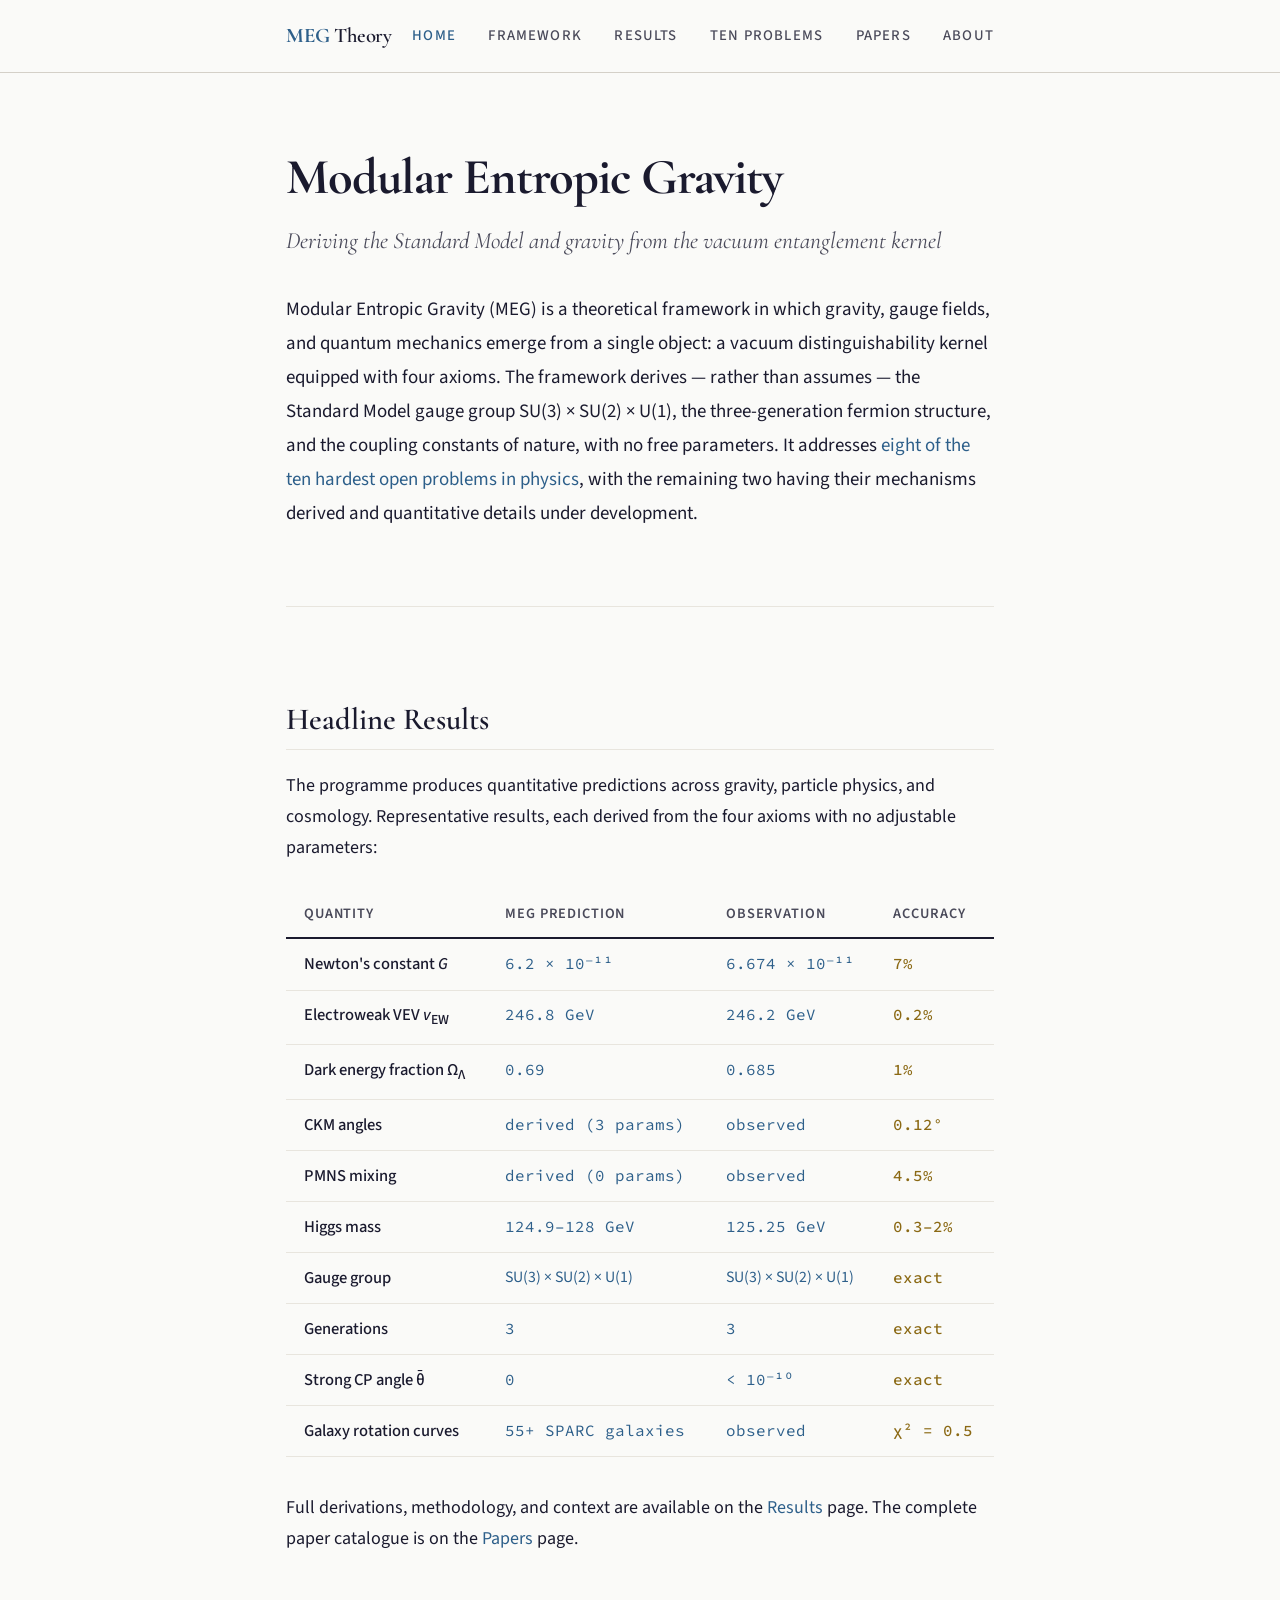
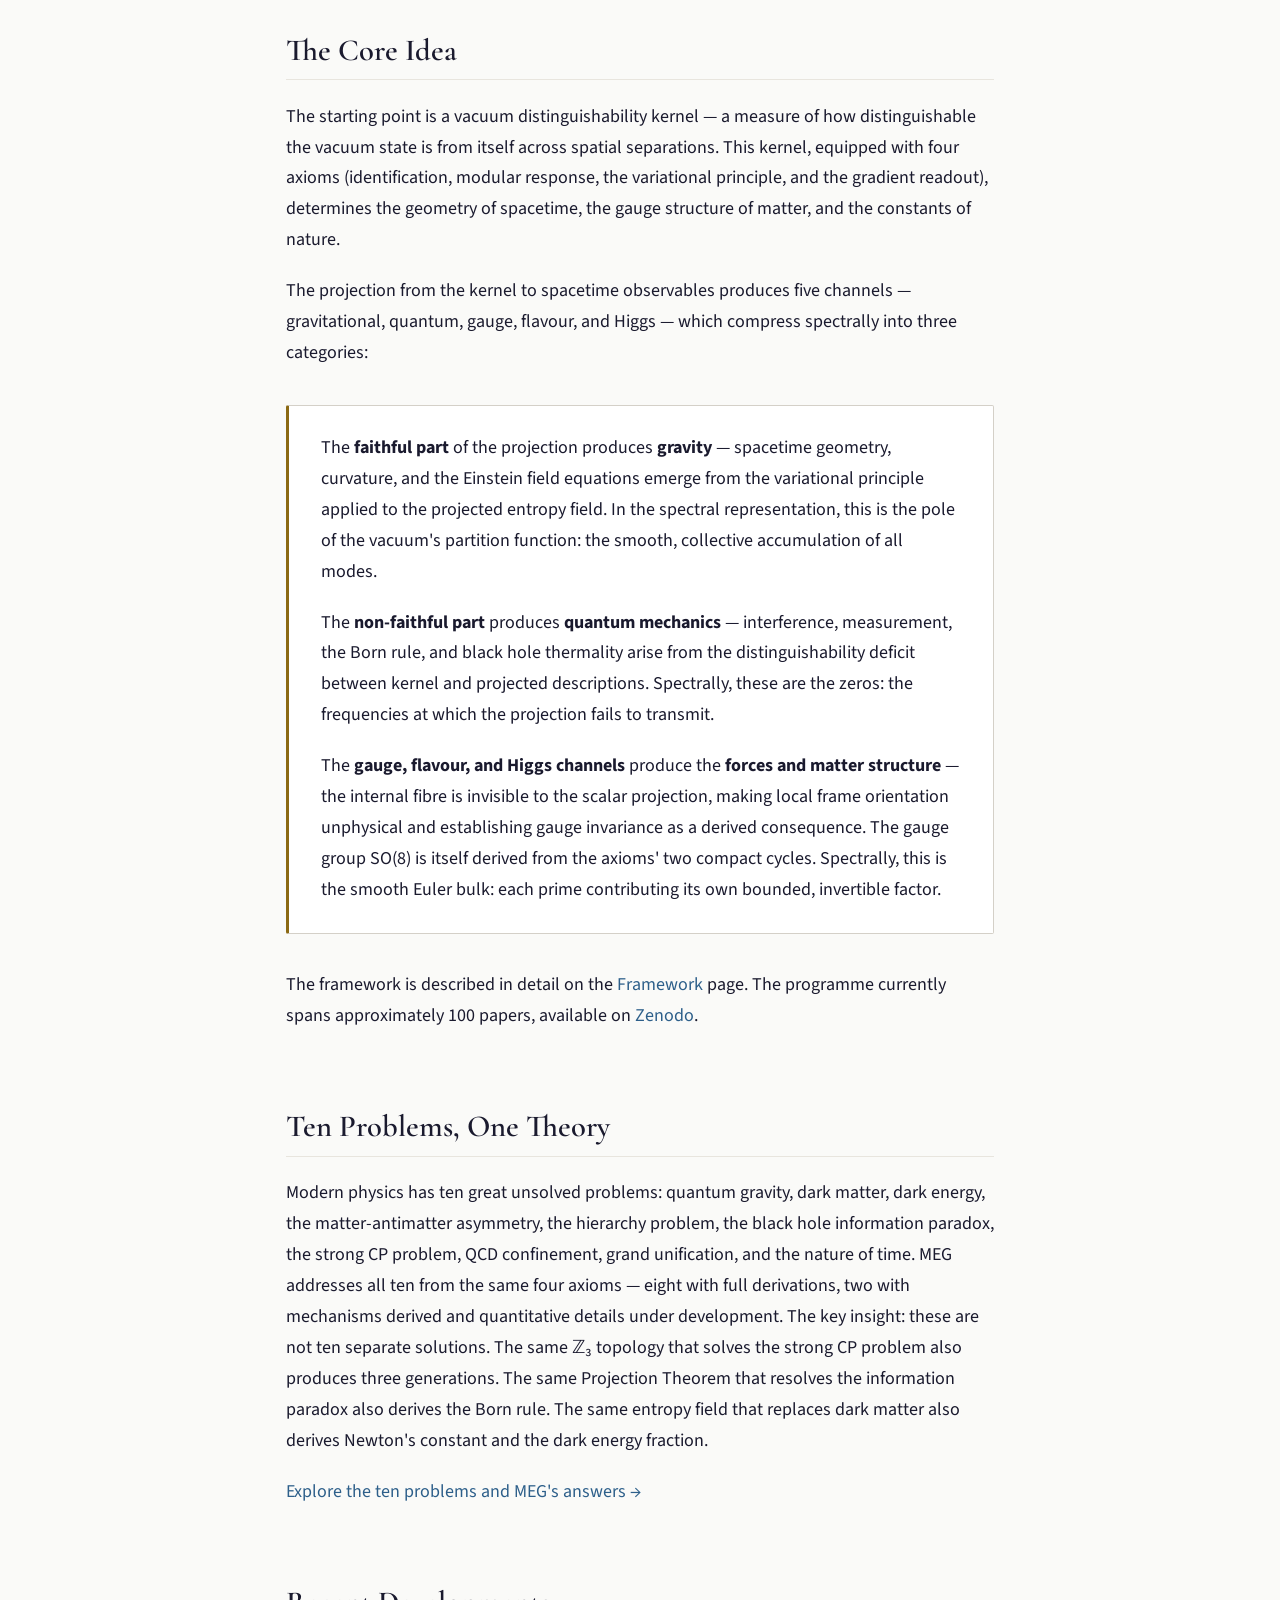
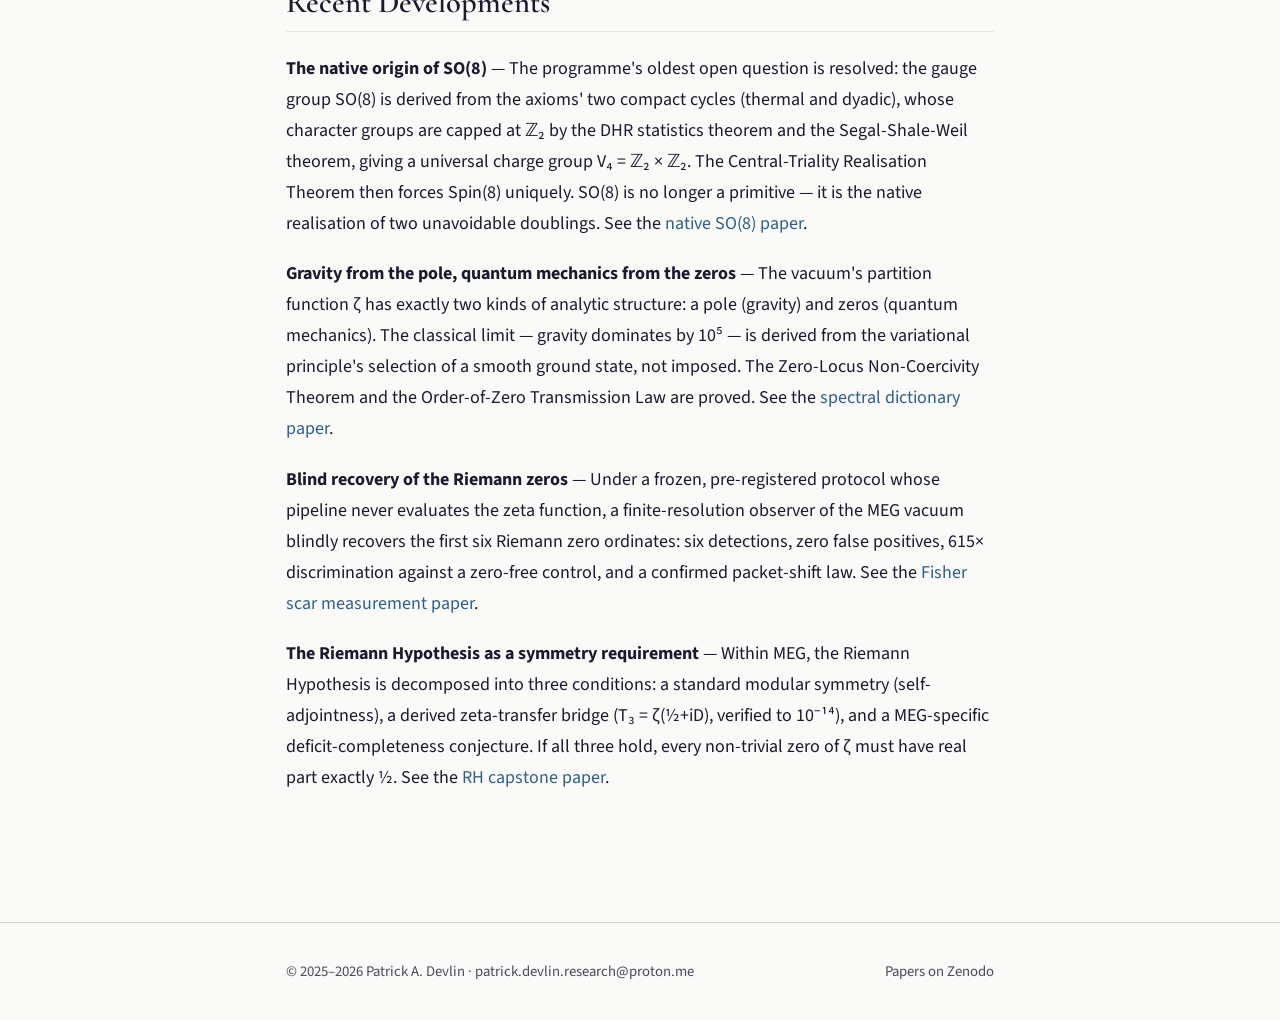
<file: index.html>
<!DOCTYPE html>
<html lang="en">
<head>
  <meta charset="UTF-8">
  <meta name="viewport" content="width=device-width, initial-scale=1.0">
  <title>Modular Entropic Gravity — Deriving Physics from the Vacuum Kernel</title>
  <meta name="description" content="Modular Entropic Gravity (MEG) derives the Standard Model gauge group, matter content, coupling constants, and confinement scale from four axioms on a vacuum distinguishability kernel — with no free parameters.">
  <link rel="stylesheet" href="css/style.css">
</head>
<body>

<header>
  <div class="header-inner">
    <a href="index.html" class="site-title"><span>MEG</span> Theory</a>
    <button class="nav-toggle" aria-label="Toggle navigation" onclick="document.querySelector('nav').classList.toggle('open')">
      <svg viewBox="0 0 24 24" fill="none" stroke="currentColor" stroke-width="2"><path d="M3 12h18M3 6h18M3 18h18"/></svg>
    </button>
    <nav>
      <a href="index.html" class="active">Home</a>
      <a href="framework.html">Framework</a>
      <a href="results.html">Results</a>
      <a href="problems.html">Ten Problems</a>
      <a href="papers.html">Papers</a>
      <a href="about.html">About</a>
    </nav>
  </div>
</header>

<main class="container">
  <section class="hero">
    <h1>Modular Entropic Gravity</h1>
    <p class="subtitle">Deriving the Standard Model and gravity from the vacuum entanglement kernel</p>
    <div class="hero-text">
      <p>Modular Entropic Gravity (MEG) is a theoretical framework in which gravity, gauge fields, and quantum mechanics emerge from a single object: a vacuum distinguishability kernel equipped with four axioms. The framework derives — rather than assumes — the Standard Model gauge group SU(3) × SU(2) × U(1), the three-generation fermion structure, and the coupling constants of nature, with no free parameters. It addresses <a href="problems.html">eight of the ten hardest open problems in physics</a>, with the remaining two having their mechanisms derived and quantitative details under development.</p>
    </div>
  </section>

  <section class="content">
    <h2>Headline Results</h2>

    <p>The programme produces quantitative predictions across gravity, particle physics, and cosmology. Representative results, each derived from the four axioms with no adjustable parameters:</p>

    <table class="results-table">
      <thead>
        <tr>
          <th>Quantity</th>
          <th>MEG Prediction</th>
          <th>Observation</th>
          <th>Accuracy</th>
        </tr>
      </thead>
      <tbody>
        <tr>
          <td class="quantity">Newton's constant <em>G</em></td>
          <td class="value">6.2 × 10⁻¹¹</td>
          <td class="value">6.674 × 10⁻¹¹</td>
          <td class="accuracy">7%</td>
        </tr>
        <tr>
          <td class="quantity">Electroweak VEV <em>v</em><sub>EW</sub></td>
          <td class="value">246.8 GeV</td>
          <td class="value">246.2 GeV</td>
          <td class="accuracy">0.2%</td>
        </tr>
        <tr>
          <td class="quantity">Dark energy fraction Ω<sub>Λ</sub></td>
          <td class="value">0.69</td>
          <td class="value">0.685</td>
          <td class="accuracy">1%</td>
        </tr>
        <tr>
          <td class="quantity">CKM angles</td>
          <td class="value">derived (3 params)</td>
          <td class="value">observed</td>
          <td class="accuracy">0.12°</td>
        </tr>
        <tr>
          <td class="quantity">PMNS mixing</td>
          <td class="value">derived (0 params)</td>
          <td class="value">observed</td>
          <td class="accuracy">4.5%</td>
        </tr>
        <tr>
          <td class="quantity">Higgs mass</td>
          <td class="value">124.9–128 GeV</td>
          <td class="value">125.25 GeV</td>
          <td class="accuracy">0.3–2%</td>
        </tr>
        <tr>
          <td class="quantity">Gauge group</td>
          <td class="value" style="font-family: var(--sans);">SU(3) × SU(2) × U(1)</td>
          <td class="value" style="font-family: var(--sans);">SU(3) × SU(2) × U(1)</td>
          <td class="accuracy">exact</td>
        </tr>
        <tr>
          <td class="quantity">Generations</td>
          <td class="value">3</td>
          <td class="value">3</td>
          <td class="accuracy">exact</td>
        </tr>
        <tr>
          <td class="quantity">Strong CP angle θ̄</td>
          <td class="value">0</td>
          <td class="value">< 10⁻¹⁰</td>
          <td class="accuracy">exact</td>
        </tr>
        <tr>
          <td class="quantity">Galaxy rotation curves</td>
          <td class="value">55+ SPARC galaxies</td>
          <td class="value">observed</td>
          <td class="accuracy">χ² = 0.5</td>
        </tr>
      </tbody>
    </table>

    <p>Full derivations, methodology, and context are available on the <a href="results.html">Results</a> page. The complete paper catalogue is on the <a href="papers.html">Papers</a> page.</p>

    <h2>The Core Idea</h2>

    <p>The starting point is a vacuum distinguishability kernel — a measure of how distinguishable the vacuum state is from itself across spatial separations. This kernel, equipped with four axioms (identification, modular response, the variational principle, and the gradient readout), determines the geometry of spacetime, the gauge structure of matter, and the constants of nature.</p>

    <p>The projection from the kernel to spacetime observables produces five channels — gravitational, quantum, gauge, flavour, and Higgs — which compress spectrally into three categories:</p>

    <div class="highlight-box">
      <p>The <strong>faithful part</strong> of the projection produces <strong>gravity</strong> — spacetime geometry, curvature, and the Einstein field equations emerge from the variational principle applied to the projected entropy field. In the spectral representation, this is the pole of the vacuum's partition function: the smooth, collective accumulation of all modes.</p>
      <p>The <strong>non-faithful part</strong> produces <strong>quantum mechanics</strong> — interference, measurement, the Born rule, and black hole thermality arise from the distinguishability deficit between kernel and projected descriptions. Spectrally, these are the zeros: the frequencies at which the projection fails to transmit.</p>
      <p>The <strong>gauge, flavour, and Higgs channels</strong> produce the <strong>forces and matter structure</strong> — the internal fibre is invisible to the scalar projection, making local frame orientation unphysical and establishing gauge invariance as a derived consequence. The gauge group SO(8) is itself derived from the axioms' two compact cycles. Spectrally, this is the smooth Euler bulk: each prime contributing its own bounded, invertible factor.</p>
    </div>

    <p>The framework is described in detail on the <a href="framework.html">Framework</a> page. The programme currently spans approximately 100 papers, available on <a href="papers.html">Zenodo</a>.</p>

    <h2>Ten Problems, One Theory</h2>

    <p>Modern physics has ten great unsolved problems: quantum gravity, dark matter, dark energy, the matter-antimatter asymmetry, the hierarchy problem, the black hole information paradox, the strong CP problem, QCD confinement, grand unification, and the nature of time. MEG addresses all ten from the same four axioms — eight with full derivations, two with mechanisms derived and quantitative details under development. The key insight: these are not ten separate solutions. The same ℤ₃ topology that solves the strong CP problem also produces three generations. The same Projection Theorem that resolves the information paradox also derives the Born rule. The same entropy field that replaces dark matter also derives Newton's constant and the dark energy fraction.</p>

    <p><a href="problems.html">Explore the ten problems and MEG's answers →</a></p>

    <h2>Recent Developments</h2>

    <p><strong>The native origin of SO(8)</strong> — The programme's oldest open question is resolved: the gauge group SO(8) is derived from the axioms' two compact cycles (thermal and dyadic), whose character groups are capped at ℤ₂ by the DHR statistics theorem and the Segal-Shale-Weil theorem, giving a universal charge group V₄ = ℤ₂ × ℤ₂. The Central-Triality Realisation Theorem then forces Spin(8) uniquely. SO(8) is no longer a primitive — it is the native realisation of two unavoidable doublings. See the <a href="https://doi.org/10.5281/zenodo.21400967">native SO(8) paper</a>.</p>

    <p><strong>Gravity from the pole, quantum mechanics from the zeros</strong> — The vacuum's partition function ζ has exactly two kinds of analytic structure: a pole (gravity) and zeros (quantum mechanics). The classical limit — gravity dominates by 10⁵ — is derived from the variational principle's selection of a smooth ground state, not imposed. The Zero-Locus Non-Coercivity Theorem and the Order-of-Zero Transmission Law are proved. See the <a href="https://doi.org/10.5281/zenodo.21322310">spectral dictionary paper</a>.</p>

    <p><strong>Blind recovery of the Riemann zeros</strong> — Under a frozen, pre-registered protocol whose pipeline never evaluates the zeta function, a finite-resolution observer of the MEG vacuum blindly recovers the first six Riemann zero ordinates: six detections, zero false positives, 615× discrimination against a zero-free control, and a confirmed packet-shift law. See the <a href="https://doi.org/10.5281/zenodo.21321673">Fisher scar measurement paper</a>.</p>

    <p><strong>The Riemann Hypothesis as a symmetry requirement</strong> — Within MEG, the Riemann Hypothesis is decomposed into three conditions: a standard modular symmetry (self-adjointness), a derived zeta-transfer bridge (T₃ = ζ(½+iD), verified to 10⁻¹⁴), and a MEG-specific deficit-completeness conjecture. If all three hold, every non-trivial zero of ζ must have real part exactly ½. See the <a href="https://doi.org/10.5281/zenodo.21285829">RH capstone paper</a>.</p>

  </section>
</main>

<footer>
  <div class="footer-inner">
    <span>© 2025–2026 Patrick A. Devlin · <a href="mailto:patrick.devlin.research@proton.me">patrick.devlin.research@proton.me</a></span>
    <span>Papers on <a href="https://zenodo.org/search?q=metadata.creators.person_or_org.name%3A%22Devlin%2C%20Patrick%20A.%22&l=list&p=1&s=10&sort=newest">Zenodo</a></span>
  </div>
</footer>

</body>
</html>
</file>
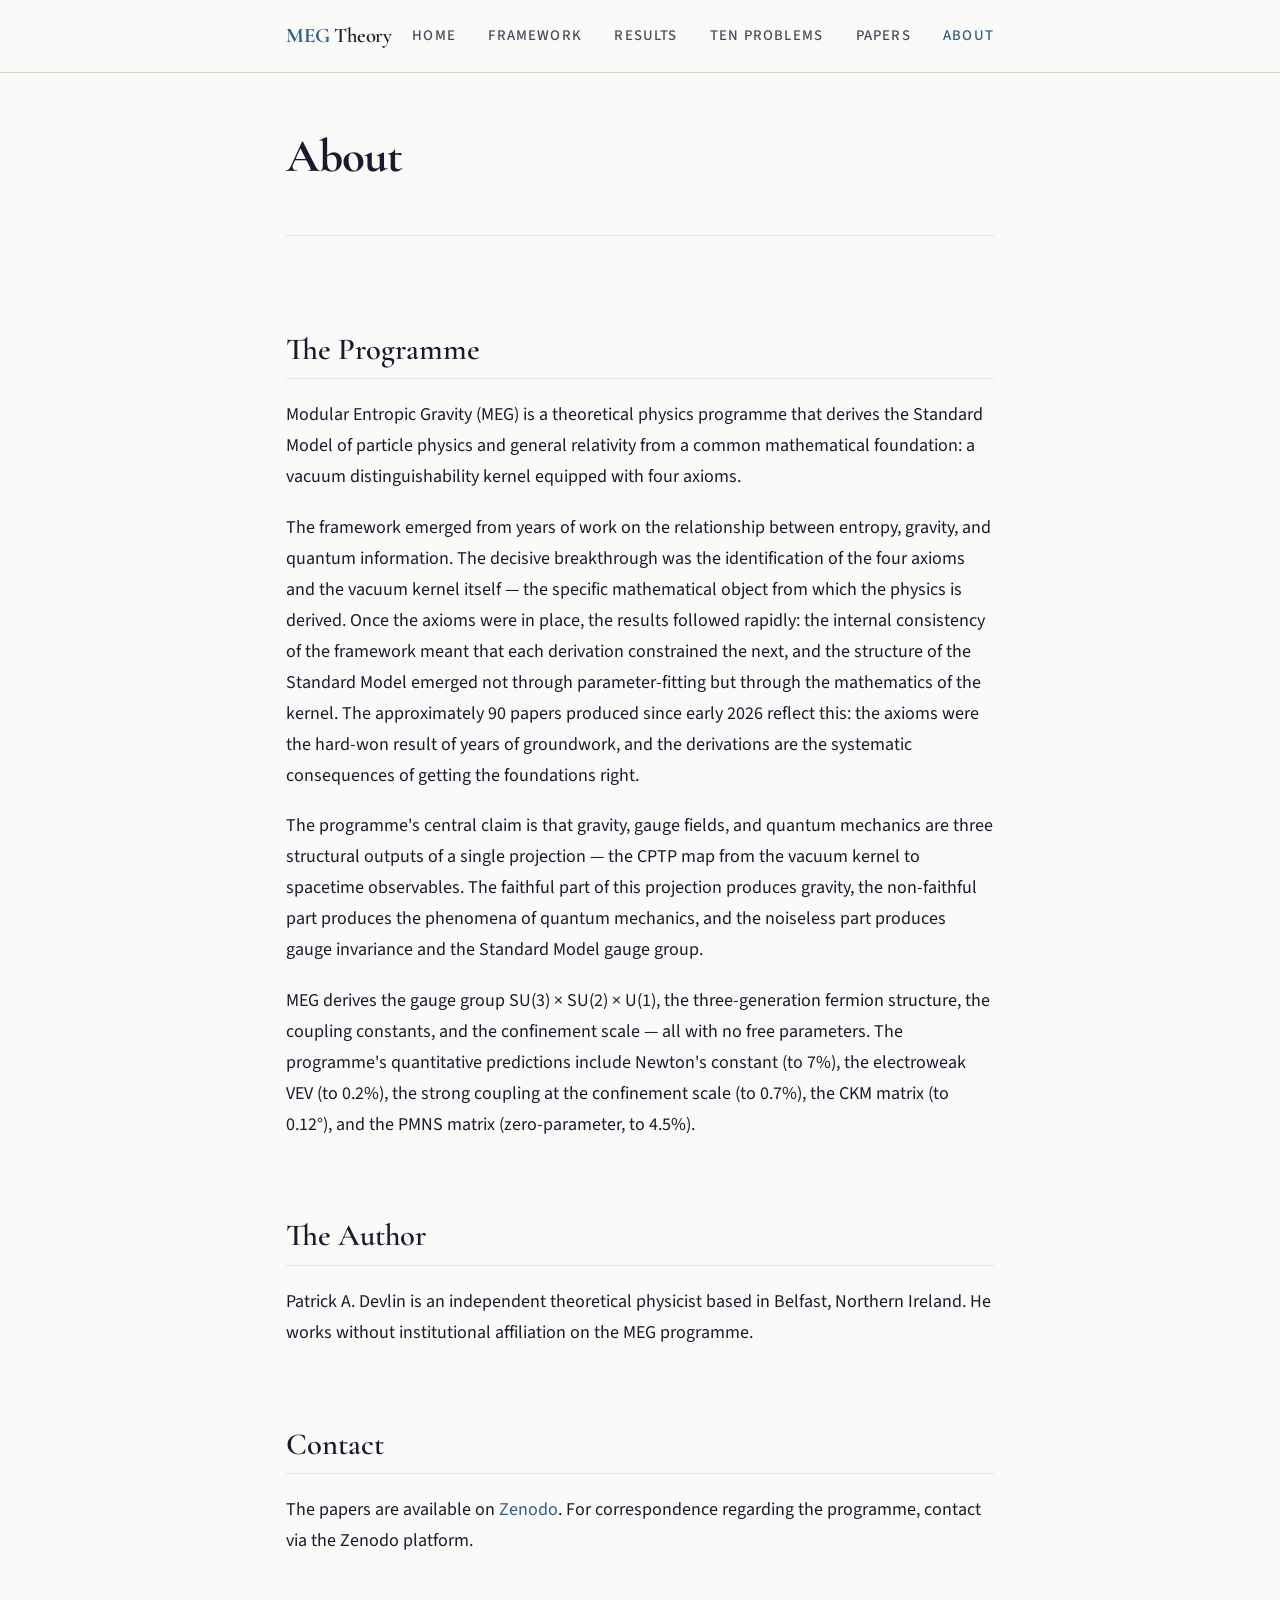
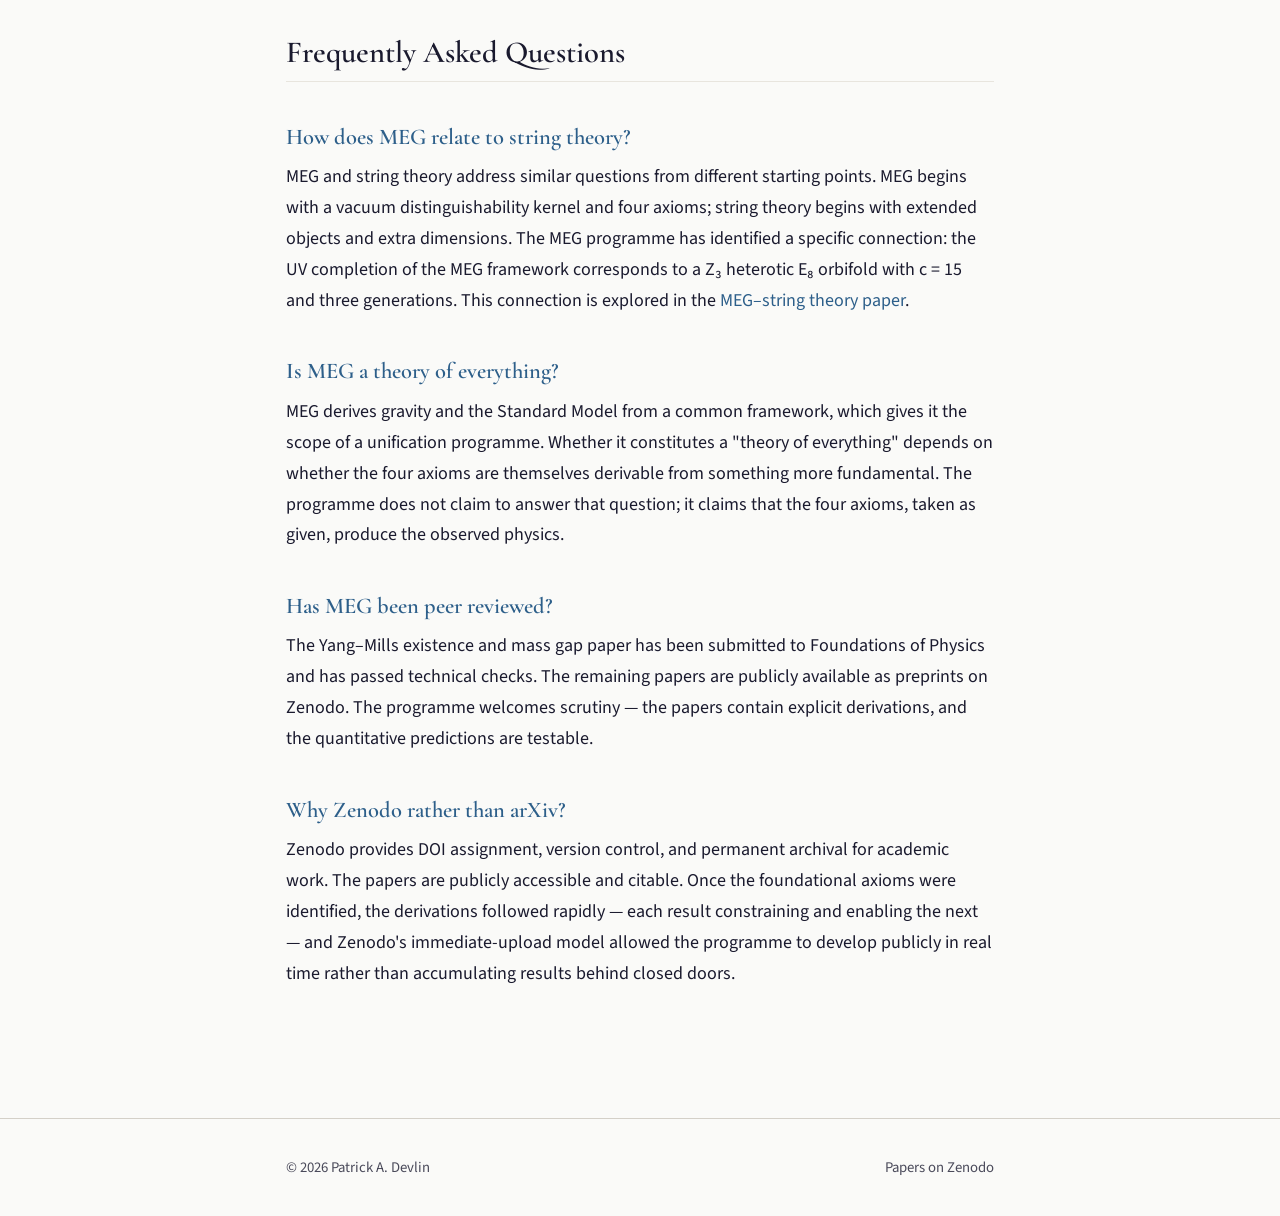
<file: about.html>
<!DOCTYPE html>
<html lang="en">
<head>
  <meta charset="UTF-8">
  <meta name="viewport" content="width=device-width, initial-scale=1.0">
  <title>About — Modular Entropic Gravity</title>
  <meta name="description" content="About the MEG programme and its author, Patrick A. Devlin, independent theoretical physicist based in Belfast.">
  <link rel="stylesheet" href="css/style.css">
</head>
<body>

<header>
  <div class="header-inner">
    <a href="index.html" class="site-title"><span>MEG</span> Theory</a>
    <button class="nav-toggle" aria-label="Toggle navigation" onclick="document.querySelector('nav').classList.toggle('open')">
      <svg viewBox="0 0 24 24" fill="none" stroke="currentColor" stroke-width="2"><path d="M3 12h18M3 6h18M3 18h18"/></svg>
    </button>
    <nav>
      <a href="index.html">Home</a>
      <a href="framework.html">Framework</a>
      <a href="results.html">Results</a>
      <a href="problems.html">Ten Problems</a>
      <a href="papers.html">Papers</a>
      <a href="about.html" class="active">About</a>
    </nav>
  </div>
</header>

<main class="container">
  <section class="page-header">
    <h1>About</h1>
  </section>

  <section class="content">

    <h2>The Programme</h2>

    <p>Modular Entropic Gravity (MEG) is a theoretical physics programme that derives the Standard Model of particle physics and general relativity from a common mathematical foundation: a vacuum distinguishability kernel equipped with four axioms.</p>

    <p>The framework emerged from years of work on the relationship between entropy, gravity, and quantum information. The decisive breakthrough was the identification of the four axioms and the vacuum kernel itself — the specific mathematical object from which the physics is derived. Once the axioms were in place, the results followed rapidly: the internal consistency of the framework meant that each derivation constrained the next, and the structure of the Standard Model emerged not through parameter-fitting but through the mathematics of the kernel. The approximately 90 papers produced since early 2026 reflect this: the axioms were the hard-won result of years of groundwork, and the derivations are the systematic consequences of getting the foundations right.</p>

    <p>The programme's central claim is that gravity, gauge fields, and quantum mechanics are three structural outputs of a single projection — the CPTP map from the vacuum kernel to spacetime observables. The faithful part of this projection produces gravity, the non-faithful part produces the phenomena of quantum mechanics, and the noiseless part produces gauge invariance and the Standard Model gauge group.</p>

    <p>MEG derives the gauge group SU(3) × SU(2) × U(1), the three-generation fermion structure, the coupling constants, and the confinement scale — all with no free parameters. The programme's quantitative predictions include Newton's constant (to 7%), the electroweak VEV (to 0.2%), the strong coupling at the confinement scale (to 0.7%), the CKM matrix (to 0.12°), and the PMNS matrix (zero-parameter, to 4.5%).</p>

    <h2>The Author</h2>

    <p>Patrick A. Devlin is an independent theoretical physicist based in Belfast, Northern Ireland. He works without institutional affiliation on the MEG programme.</p>

    <h2>Contact</h2>

    <p>The papers are available on <a href="https://zenodo.org/search?q=metadata.creators.person_or_org.name%3A%22Devlin%2C%20Patrick%20A.%22&l=list&p=1&s=10&sort=newest">Zenodo</a>. For correspondence regarding the programme, contact via the Zenodo platform.</p>

    <h2>Frequently Asked Questions</h2>

    <h3>How does MEG relate to string theory?</h3>
    <p>MEG and string theory address similar questions from different starting points. MEG begins with a vacuum distinguishability kernel and four axioms; string theory begins with extended objects and extra dimensions. The MEG programme has identified a specific connection: the UV completion of the MEG framework corresponds to a Z₃ heterotic E₈ orbifold with c = 15 and three generations. This connection is explored in the <a href="https://doi.org/10.5281/zenodo.20598708">MEG–string theory paper</a>.</p>

    <h3>Is MEG a theory of everything?</h3>
    <p>MEG derives gravity and the Standard Model from a common framework, which gives it the scope of a unification programme. Whether it constitutes a "theory of everything" depends on whether the four axioms are themselves derivable from something more fundamental. The programme does not claim to answer that question; it claims that the four axioms, taken as given, produce the observed physics.</p>

    <h3>Has MEG been peer reviewed?</h3>
    <p>The Yang–Mills existence and mass gap paper has been submitted to Foundations of Physics and has passed technical checks. The remaining papers are publicly available as preprints on Zenodo. The programme welcomes scrutiny — the papers contain explicit derivations, and the quantitative predictions are testable.</p>

    <h3>Why Zenodo rather than arXiv?</h3>
    <p>Zenodo provides DOI assignment, version control, and permanent archival for academic work. The papers are publicly accessible and citable. Once the foundational axioms were identified, the derivations followed rapidly — each result constraining and enabling the next — and Zenodo's immediate-upload model allowed the programme to develop publicly in real time rather than accumulating results behind closed doors.</p>

  </section>
</main>

<footer>
  <div class="footer-inner">
    <span>© 2026 Patrick A. Devlin</span>
    <span>Papers on <a href="https://zenodo.org/search?q=metadata.creators.person_or_org.name%3A%22Devlin%2C%20Patrick%20A.%22&l=list&p=1&s=10&sort=newest">Zenodo</a></span>
  </div>
</footer>

</body>
</html>
</file>
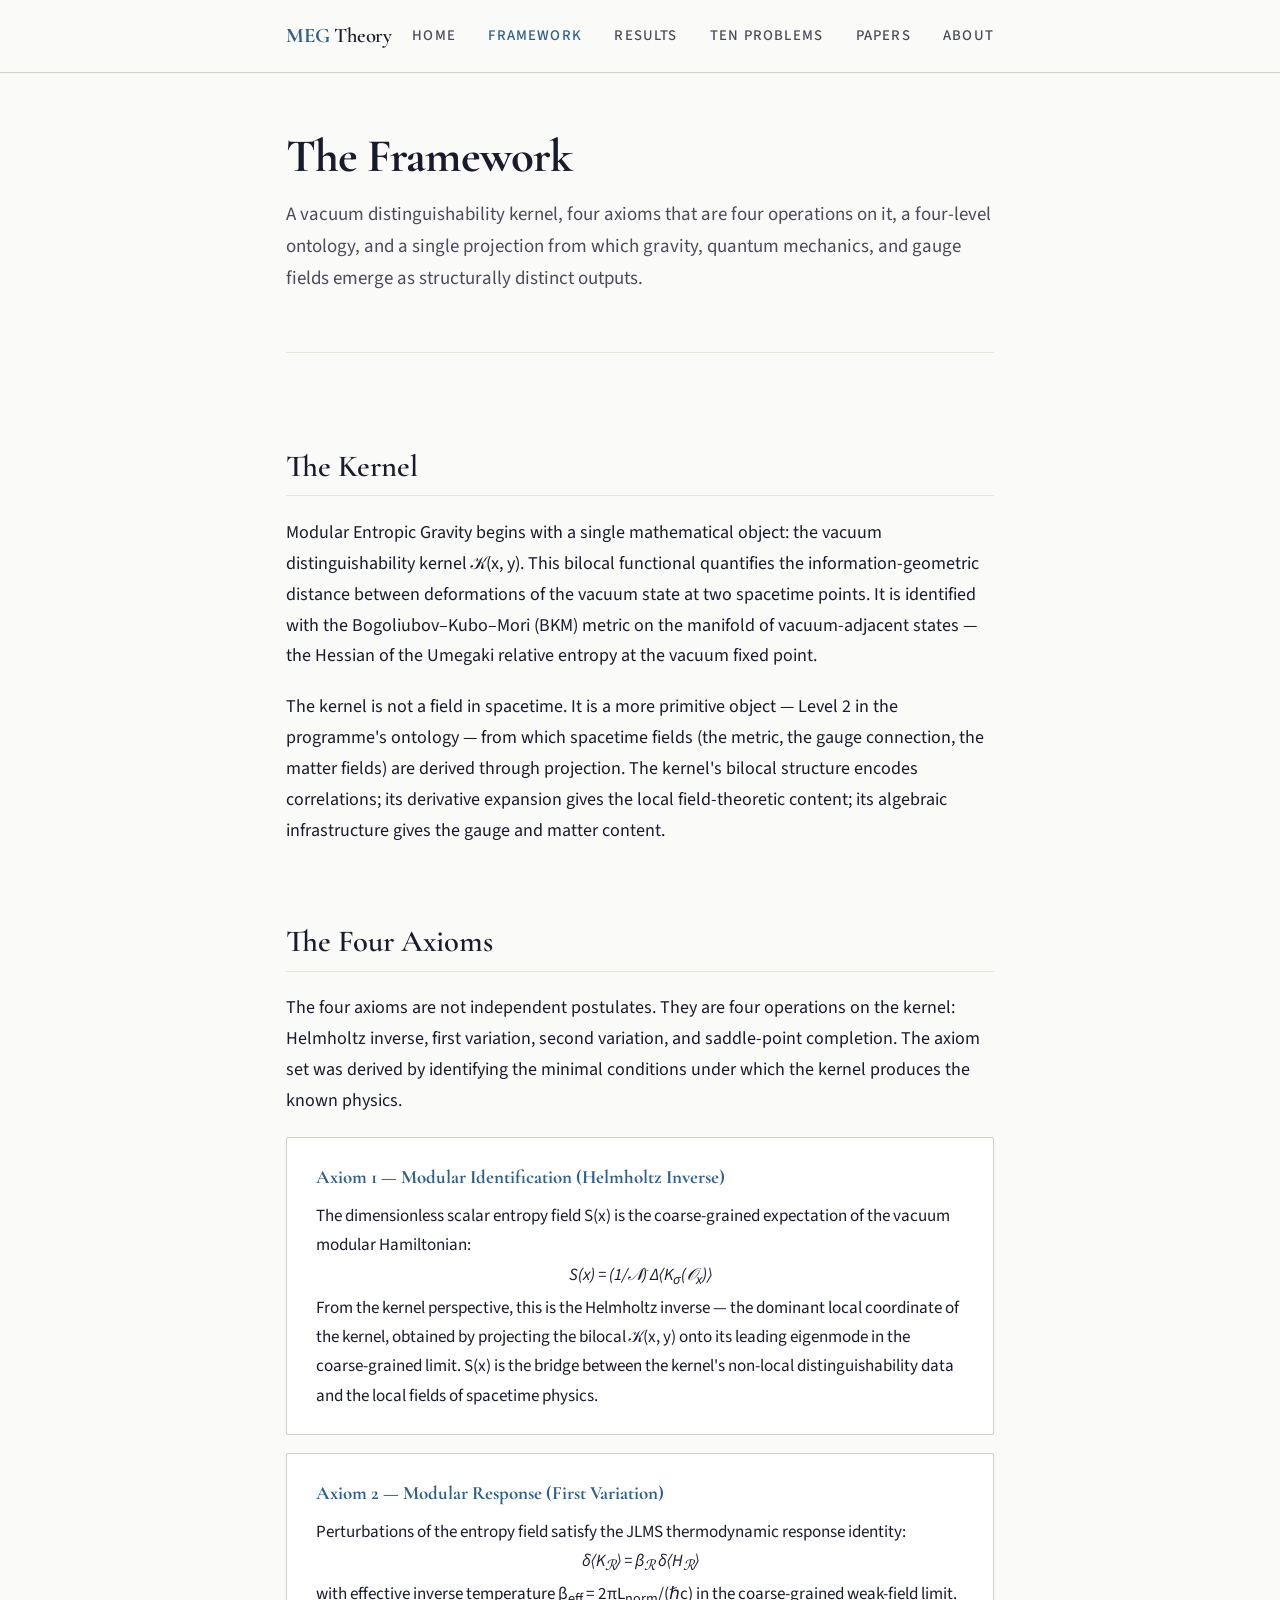
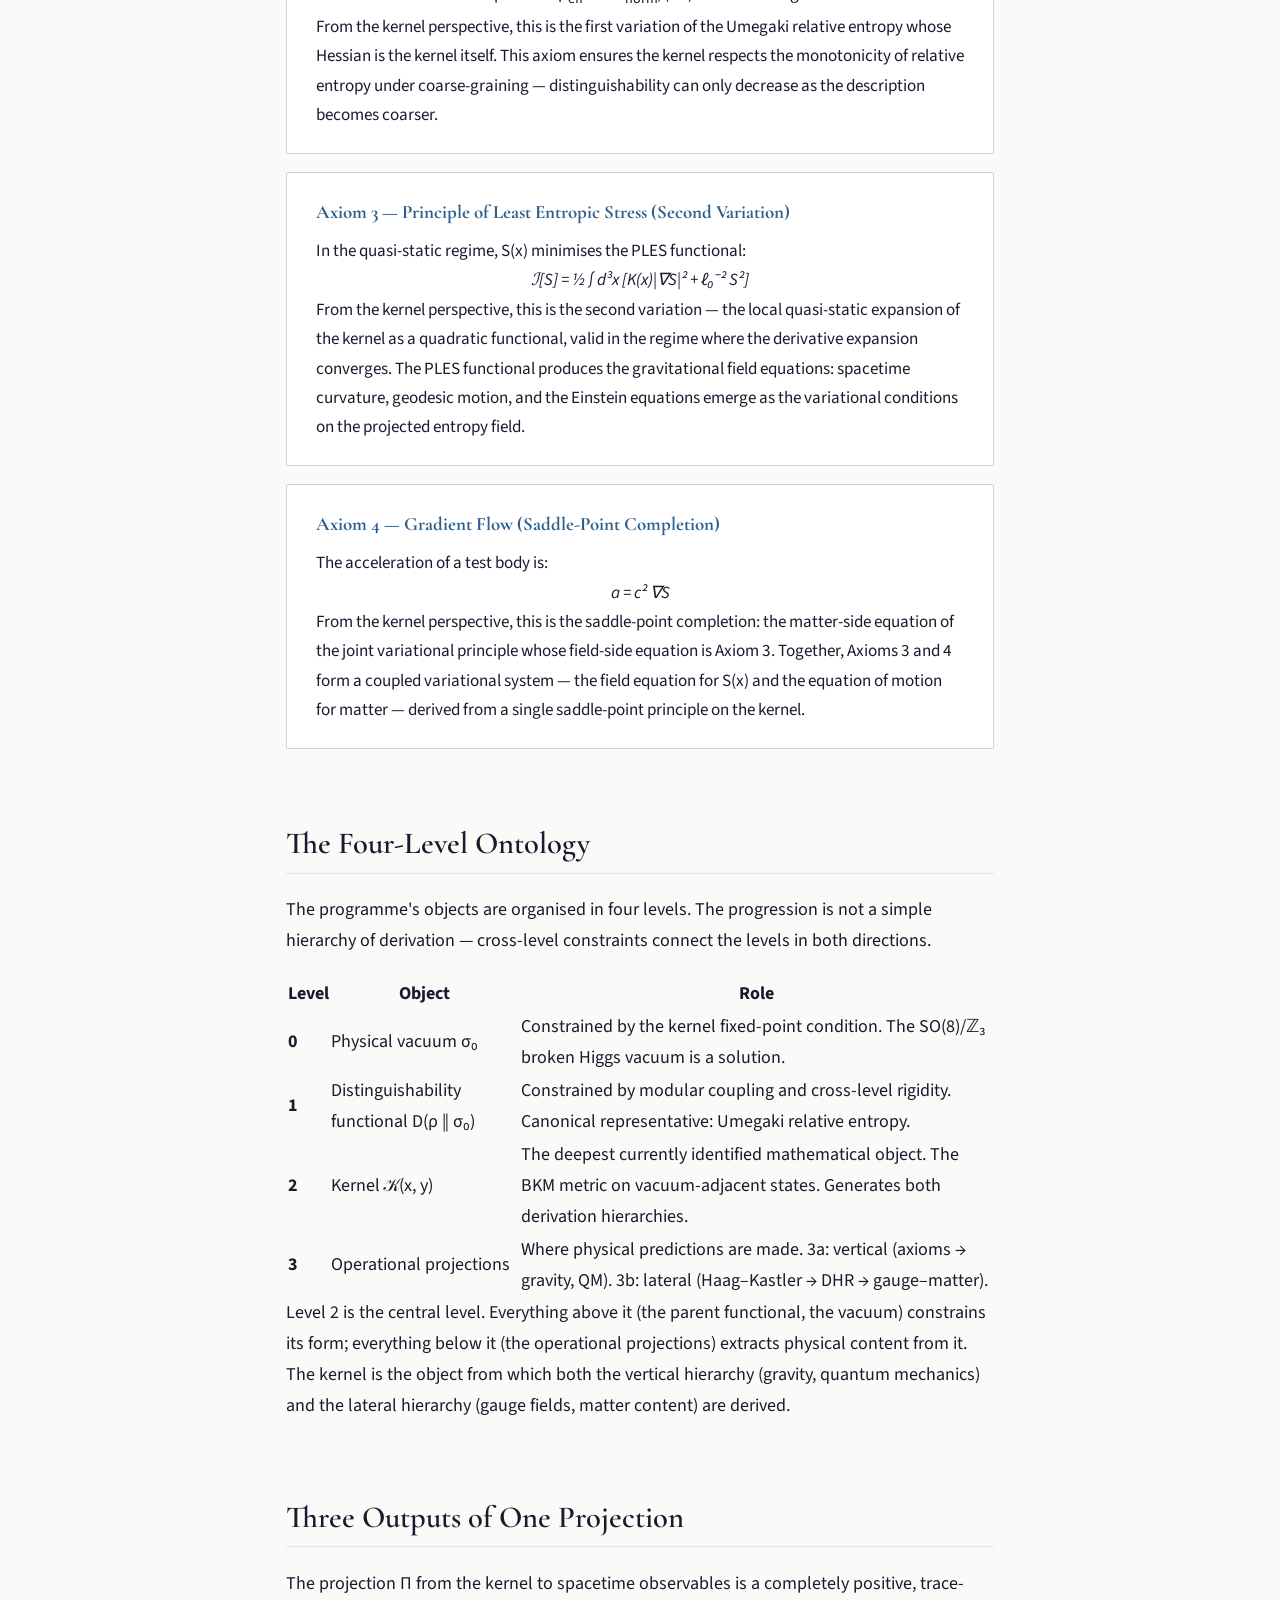
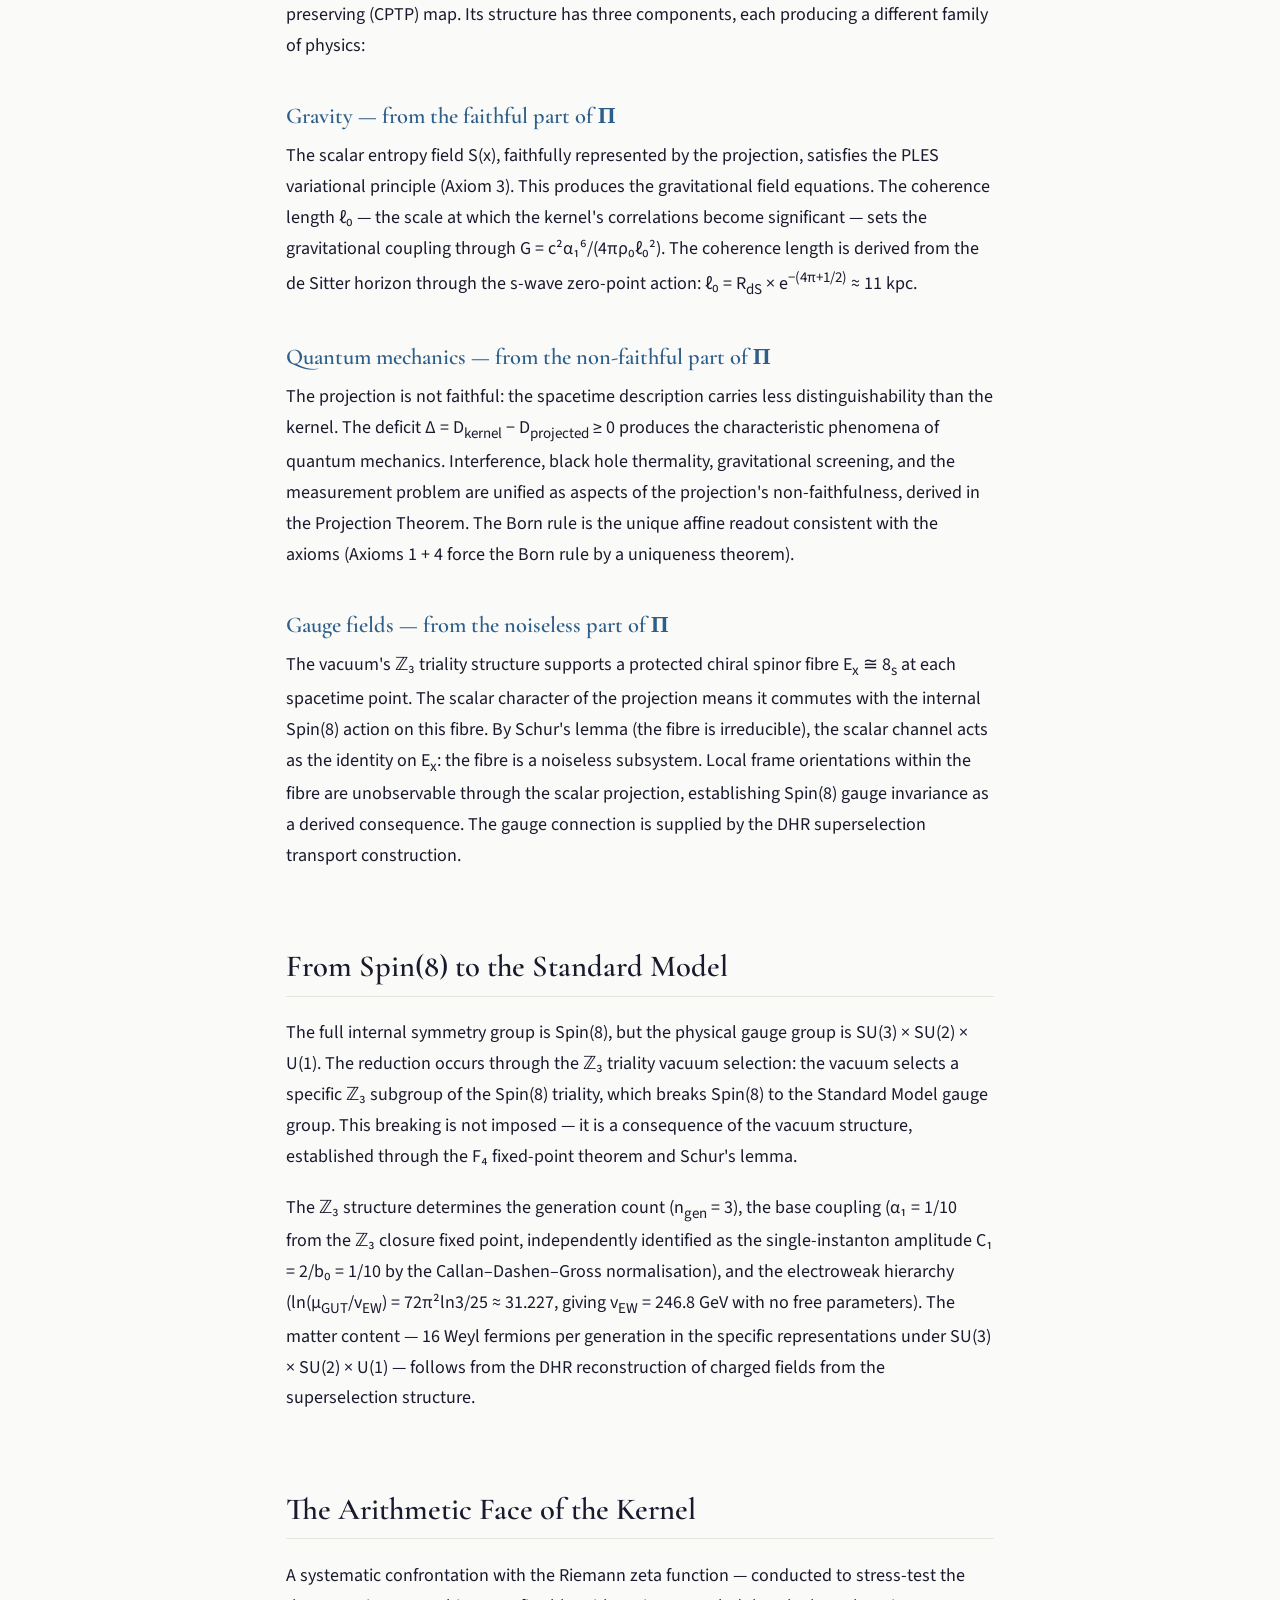
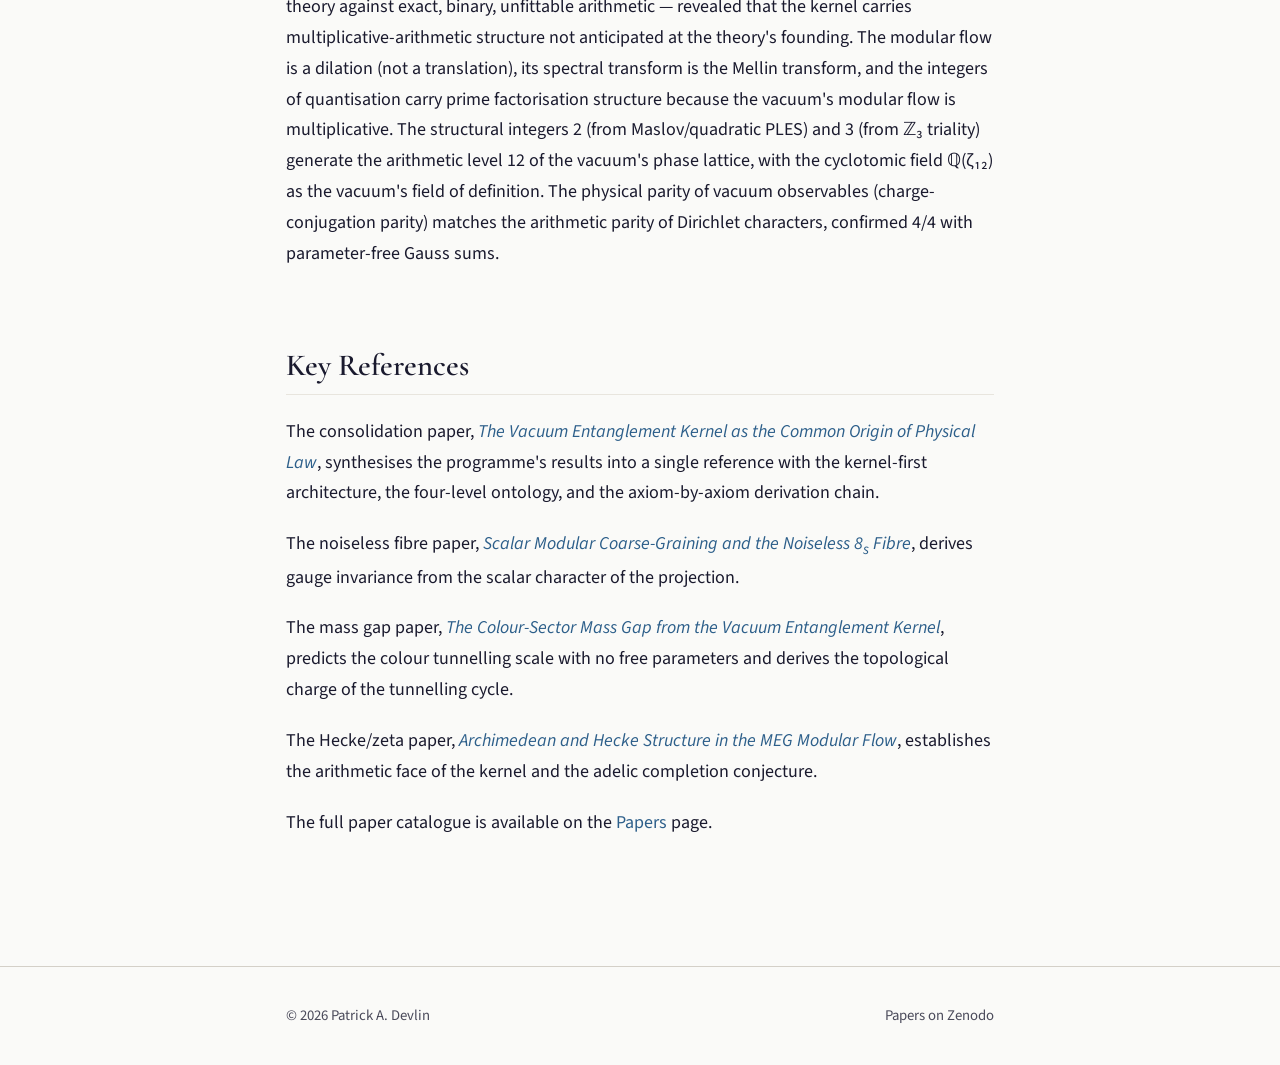
<file: framework.html>
<!DOCTYPE html>
<html lang="en">
<head>
  <meta charset="UTF-8">
  <meta name="viewport" content="width=device-width, initial-scale=1.0">
  <title>The Framework — Modular Entropic Gravity</title>
  <meta name="description" content="The vacuum distinguishability kernel, the four axioms, the four-level ontology, and how gravity, gauge fields, and quantum mechanics emerge from the projection.">
  <link rel="stylesheet" href="css/style.css">
</head>
<body>

<header>
  <div class="header-inner">
    <a href="index.html" class="site-title"><span>MEG</span> Theory</a>
    <button class="nav-toggle" aria-label="Toggle navigation" onclick="document.querySelector('nav').classList.toggle('open')">
      <svg viewBox="0 0 24 24" fill="none" stroke="currentColor" stroke-width="2"><path d="M3 12h18M3 6h18M3 18h18"/></svg>
    </button>
    <nav>
      <a href="index.html">Home</a>
      <a href="framework.html" class="active">Framework</a>
      <a href="results.html">Results</a>
      <a href="problems.html">Ten Problems</a>
      <a href="papers.html">Papers</a>
      <a href="about.html">About</a>
    </nav>
  </div>
</header>

<main class="container">
  <section class="page-header">
    <h1>The Framework</h1>
    <p class="lead">A vacuum distinguishability kernel, four axioms that are four operations on it, a four-level ontology, and a single projection from which gravity, quantum mechanics, and gauge fields emerge as structurally distinct outputs.</p>
  </section>

  <section class="content">

    <h2>The Kernel</h2>

    <p>Modular Entropic Gravity begins with a single mathematical object: the vacuum distinguishability kernel 𝒦(x, y). This bilocal functional quantifies the information-geometric distance between deformations of the vacuum state at two spacetime points. It is identified with the Bogoliubov–Kubo–Mori (BKM) metric on the manifold of vacuum-adjacent states — the Hessian of the Umegaki relative entropy at the vacuum fixed point.</p>

    <p>The kernel is not a field in spacetime. It is a more primitive object — Level 2 in the programme's ontology — from which spacetime fields (the metric, the gauge connection, the matter fields) are derived through projection. The kernel's bilocal structure encodes correlations; its derivative expansion gives the local field-theoretic content; its algebraic infrastructure gives the gauge and matter content.</p>

    <h2>The Four Axioms</h2>

    <p>The four axioms are not independent postulates. They are four operations on the kernel: Helmholtz inverse, first variation, second variation, and saddle-point completion. The axiom set was derived by identifying the minimal conditions under which the kernel produces the known physics.</p>

    <div class="axiom-card">
      <div class="axiom-label">Axiom 1 — Modular Identification (Helmholtz Inverse)</div>
      <p>The dimensionless scalar entropy field S(x) is the coarse-grained expectation of the vacuum modular Hamiltonian:</p>
      <p style="text-align:center; font-style:italic;">S(x) = (1/𝒩) Δ⟨K<sub>σ</sub>(𝒪<sub>x</sub>)⟩</p>
      <p>From the kernel perspective, this is the Helmholtz inverse — the dominant local coordinate of the kernel, obtained by projecting the bilocal 𝒦(x, y) onto its leading eigenmode in the coarse-grained limit. S(x) is the bridge between the kernel's non-local distinguishability data and the local fields of spacetime physics.</p>
    </div>

    <div class="axiom-card">
      <div class="axiom-label">Axiom 2 — Modular Response (First Variation)</div>
      <p>Perturbations of the entropy field satisfy the JLMS thermodynamic response identity:</p>
      <p style="text-align:center; font-style:italic;">δ⟨K<sub>ℛ</sub>⟩ = β<sub>ℛ</sub> δ⟨H<sub>ℛ</sub>⟩</p>
      <p>with effective inverse temperature β<sub>eff</sub> = 2πL<sub>norm</sub>/(ℏc) in the coarse-grained weak-field limit. From the kernel perspective, this is the first variation of the Umegaki relative entropy whose Hessian is the kernel itself. This axiom ensures the kernel respects the monotonicity of relative entropy under coarse-graining — distinguishability can only decrease as the description becomes coarser.</p>
    </div>

    <div class="axiom-card">
      <div class="axiom-label">Axiom 3 — Principle of Least Entropic Stress (Second Variation)</div>
      <p>In the quasi-static regime, S(x) minimises the PLES functional:</p>
      <p style="text-align:center; font-style:italic;">ℐ[S] = ½ ∫ d³x [K(x)|∇S|² + ℓ₀⁻² S²]</p>
      <p>From the kernel perspective, this is the second variation — the local quasi-static expansion of the kernel as a quadratic functional, valid in the regime where the derivative expansion converges. The PLES functional produces the gravitational field equations: spacetime curvature, geodesic motion, and the Einstein equations emerge as the variational conditions on the projected entropy field.</p>
    </div>

    <div class="axiom-card">
      <div class="axiom-label">Axiom 4 — Gradient Flow (Saddle-Point Completion)</div>
      <p>The acceleration of a test body is:</p>
      <p style="text-align:center; font-style:italic;">a = c² ∇S</p>
      <p>From the kernel perspective, this is the saddle-point completion: the matter-side equation of the joint variational principle whose field-side equation is Axiom 3. Together, Axioms 3 and 4 form a coupled variational system — the field equation for S(x) and the equation of motion for matter — derived from a single saddle-point principle on the kernel.</p>
    </div>

    <h2>The Four-Level Ontology</h2>

    <p>The programme's objects are organised in four levels. The progression is not a simple hierarchy of derivation — cross-level constraints connect the levels in both directions.</p>

    <table>
      <thead>
        <tr>
          <th>Level</th>
          <th>Object</th>
          <th>Role</th>
        </tr>
      </thead>
      <tbody>
        <tr>
          <td><strong>0</strong></td>
          <td>Physical vacuum σ₀</td>
          <td>Constrained by the kernel fixed-point condition. The SO(8)/ℤ₃ broken Higgs vacuum is a solution.</td>
        </tr>
        <tr>
          <td><strong>1</strong></td>
          <td>Distinguishability functional D(ρ ‖ σ₀)</td>
          <td>Constrained by modular coupling and cross-level rigidity. Canonical representative: Umegaki relative entropy.</td>
        </tr>
        <tr>
          <td><strong>2</strong></td>
          <td>Kernel 𝒦(x, y)</td>
          <td>The deepest currently identified mathematical object. The BKM metric on vacuum-adjacent states. Generates both derivation hierarchies.</td>
        </tr>
        <tr>
          <td><strong>3</strong></td>
          <td>Operational projections</td>
          <td>Where physical predictions are made. 3a: vertical (axioms → gravity, QM). 3b: lateral (Haag–Kastler → DHR → gauge–matter).</td>
        </tr>
      </tbody>
    </table>

    <p>Level 2 is the central level. Everything above it (the parent functional, the vacuum) constrains its form; everything below it (the operational projections) extracts physical content from it. The kernel is the object from which both the vertical hierarchy (gravity, quantum mechanics) and the lateral hierarchy (gauge fields, matter content) are derived.</p>

    <h2>Three Outputs of One Projection</h2>

    <p>The projection Π from the kernel to spacetime observables is a completely positive, trace-preserving (CPTP) map. Its structure has three components, each producing a different family of physics:</p>

    <h3>Gravity — from the faithful part of Π</h3>

    <p>The scalar entropy field S(x), faithfully represented by the projection, satisfies the PLES variational principle (Axiom 3). This produces the gravitational field equations. The coherence length ℓ₀ — the scale at which the kernel's correlations become significant — sets the gravitational coupling through G = c²α₁⁶/(4πρ₀ℓ₀²). The coherence length is derived from the de Sitter horizon through the s-wave zero-point action: ℓ₀ = R<sub>dS</sub> × e<sup>−(4π+1/2)</sup> ≈ 11 kpc.</p>

    <h3>Quantum mechanics — from the non-faithful part of Π</h3>

    <p>The projection is not faithful: the spacetime description carries less distinguishability than the kernel. The deficit Δ = D<sub>kernel</sub> − D<sub>projected</sub> ≥ 0 produces the characteristic phenomena of quantum mechanics. Interference, black hole thermality, gravitational screening, and the measurement problem are unified as aspects of the projection's non-faithfulness, derived in the Projection Theorem. The Born rule is the unique affine readout consistent with the axioms (Axioms 1 + 4 force the Born rule by a uniqueness theorem).</p>

    <h3>Gauge fields — from the noiseless part of Π</h3>

    <p>The vacuum's ℤ₃ triality structure supports a protected chiral spinor fibre E<sub>x</sub> ≅ 8<sub>s</sub> at each spacetime point. The scalar character of the projection means it commutes with the internal Spin(8) action on this fibre. By Schur's lemma (the fibre is irreducible), the scalar channel acts as the identity on E<sub>x</sub>: the fibre is a noiseless subsystem. Local frame orientations within the fibre are unobservable through the scalar projection, establishing Spin(8) gauge invariance as a derived consequence. The gauge connection is supplied by the DHR superselection transport construction.</p>

    <h2>From Spin(8) to the Standard Model</h2>

    <p>The full internal symmetry group is Spin(8), but the physical gauge group is SU(3) × SU(2) × U(1). The reduction occurs through the ℤ₃ triality vacuum selection: the vacuum selects a specific ℤ₃ subgroup of the Spin(8) triality, which breaks Spin(8) to the Standard Model gauge group. This breaking is not imposed — it is a consequence of the vacuum structure, established through the F₄ fixed-point theorem and Schur's lemma.</p>

    <p>The ℤ₃ structure determines the generation count (n<sub>gen</sub> = 3), the base coupling (α₁ = 1/10 from the ℤ₃ closure fixed point, independently identified as the single-instanton amplitude C₁ = 2/b₀ = 1/10 by the Callan–Dashen–Gross normalisation), and the electroweak hierarchy (ln(μ<sub>GUT</sub>/v<sub>EW</sub>) = 72π²ln3/25 ≈ 31.227, giving v<sub>EW</sub> = 246.8 GeV with no free parameters). The matter content — 16 Weyl fermions per generation in the specific representations under SU(3) × SU(2) × U(1) — follows from the DHR reconstruction of charged fields from the superselection structure.</p>

    <h2>The Arithmetic Face of the Kernel</h2>

    <p>A systematic confrontation with the Riemann zeta function — conducted to stress-test the theory against exact, binary, unfittable arithmetic — revealed that the kernel carries multiplicative-arithmetic structure not anticipated at the theory's founding. The modular flow is a dilation (not a translation), its spectral transform is the Mellin transform, and the integers of quantisation carry prime factorisation structure because the vacuum's modular flow is multiplicative. The structural integers 2 (from Maslov/quadratic PLES) and 3 (from ℤ₃ triality) generate the arithmetic level 12 of the vacuum's phase lattice, with the cyclotomic field ℚ(ζ₁₂) as the vacuum's field of definition. The physical parity of vacuum observables (charge-conjugation parity) matches the arithmetic parity of Dirichlet characters, confirmed 4/4 with parameter-free Gauss sums.</p>

    <h2>Key References</h2>

    <p>The consolidation paper, <a href="https://doi.org/10.5281/zenodo.20750208"><em>The Vacuum Entanglement Kernel as the Common Origin of Physical Law</em></a>, synthesises the programme's results into a single reference with the kernel-first architecture, the four-level ontology, and the axiom-by-axiom derivation chain.</p>

    <p>The noiseless fibre paper, <a href="https://doi.org/10.5281/zenodo.21129828"><em>Scalar Modular Coarse-Graining and the Noiseless 8<sub>s</sub> Fibre</em></a>, derives gauge invariance from the scalar character of the projection.</p>

    <p>The mass gap paper, <a href="https://doi.org/10.5281/zenodo.21141898"><em>The Colour-Sector Mass Gap from the Vacuum Entanglement Kernel</em></a>, predicts the colour tunnelling scale with no free parameters and derives the topological charge of the tunnelling cycle.</p>

    <p>The Hecke/zeta paper, <a href="https://doi.org/10.5281/zenodo.21189431"><em>Archimedean and Hecke Structure in the MEG Modular Flow</em></a>, establishes the arithmetic face of the kernel and the adelic completion conjecture.</p>

    <p>The full paper catalogue is available on the <a href="papers.html">Papers</a> page.</p>

  </section>
</main>

<footer>
  <div class="footer-inner">
    <span>© 2026 Patrick A. Devlin</span>
    <span>Papers on <a href="https://zenodo.org/search?q=metadata.creators.person_or_org.name%3A%22Devlin%2C%20Patrick%20A.%22&l=list&p=1&s=10&sort=newest">Zenodo</a></span>
  </div>
</footer>

</body>
</html>
</file>
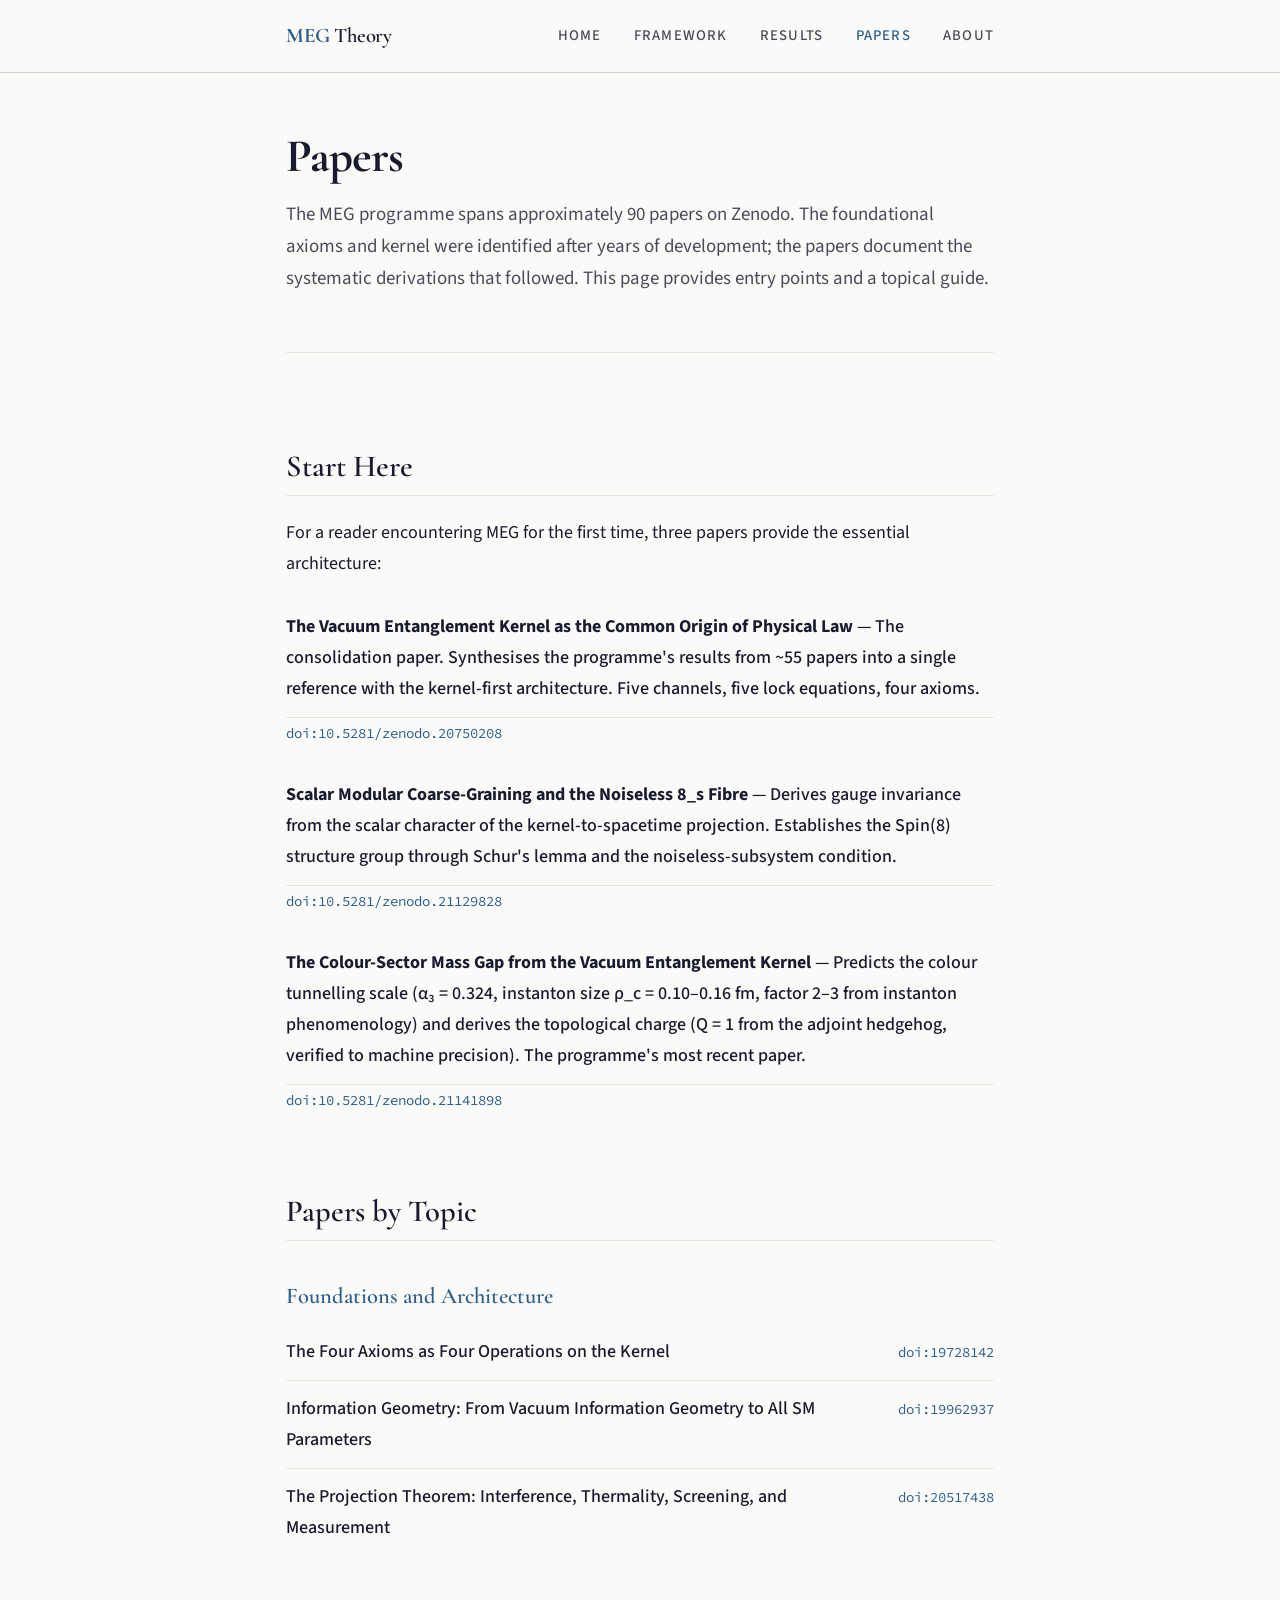
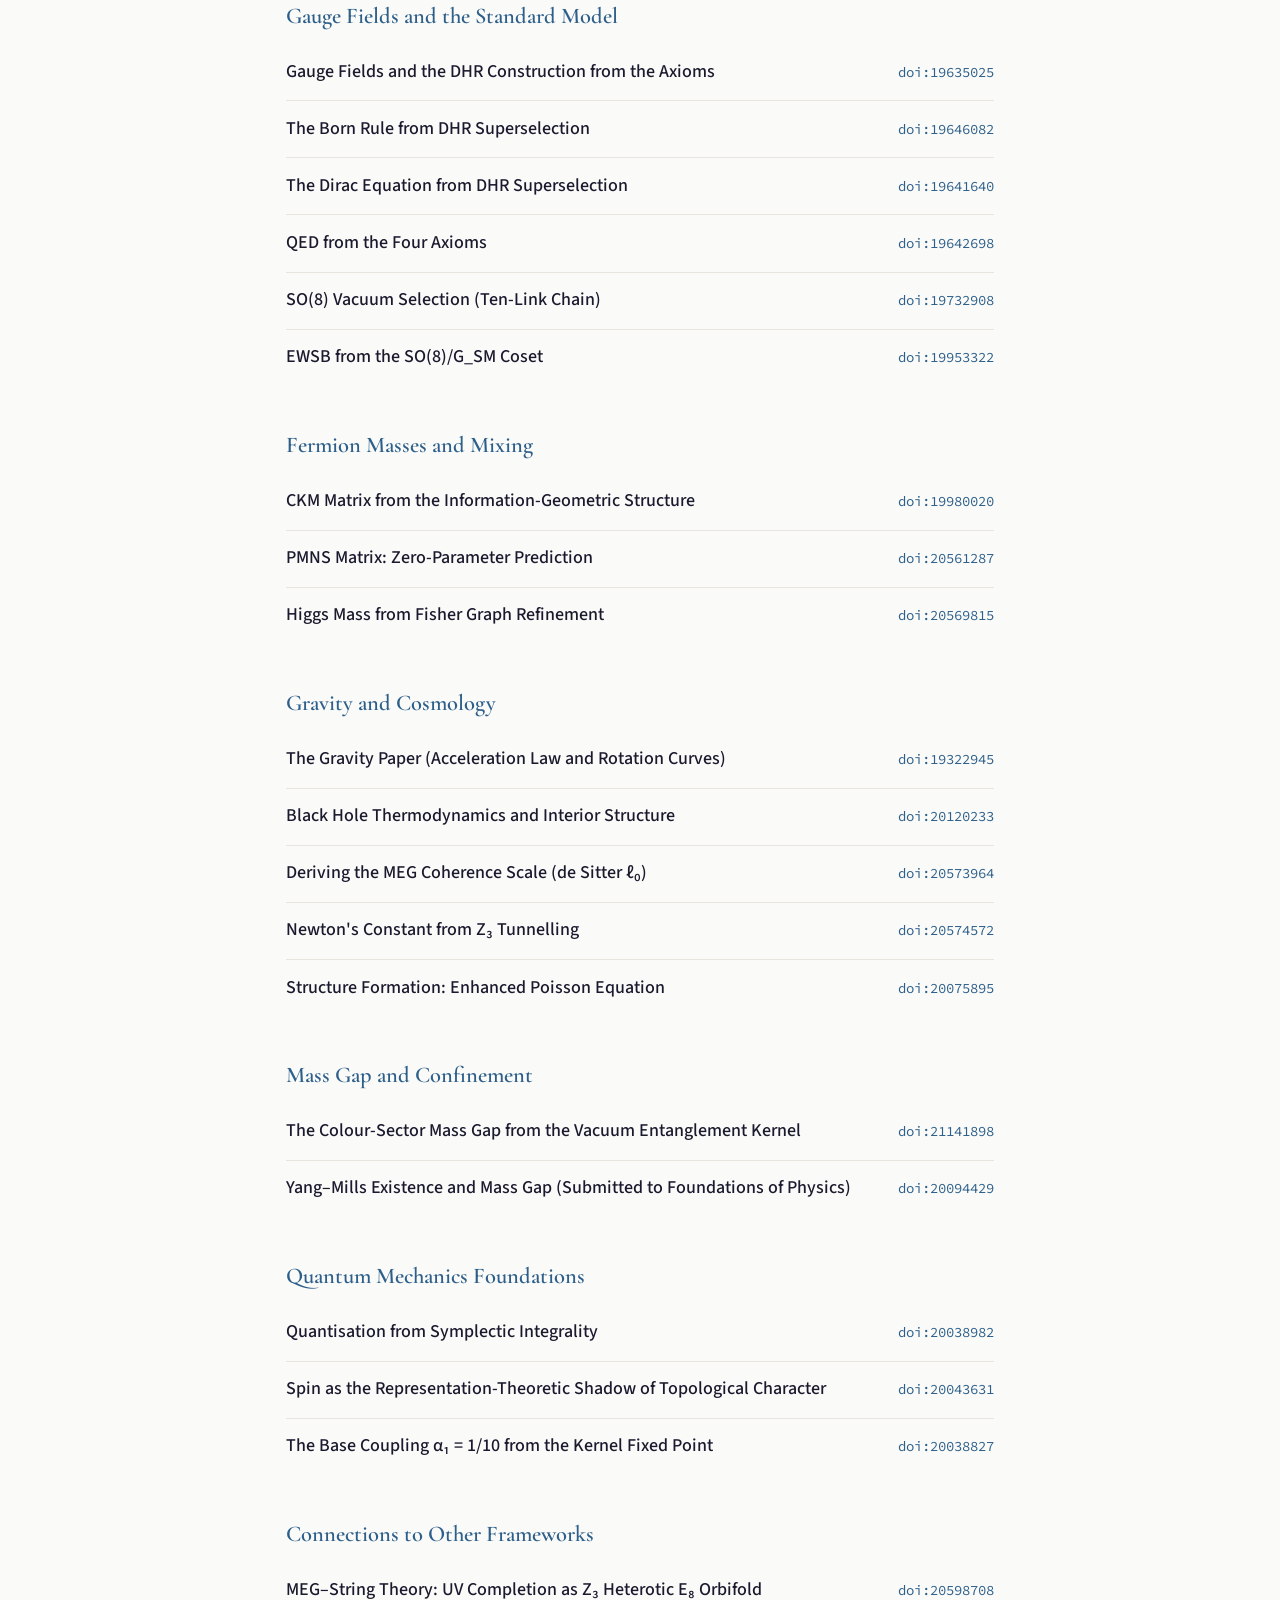
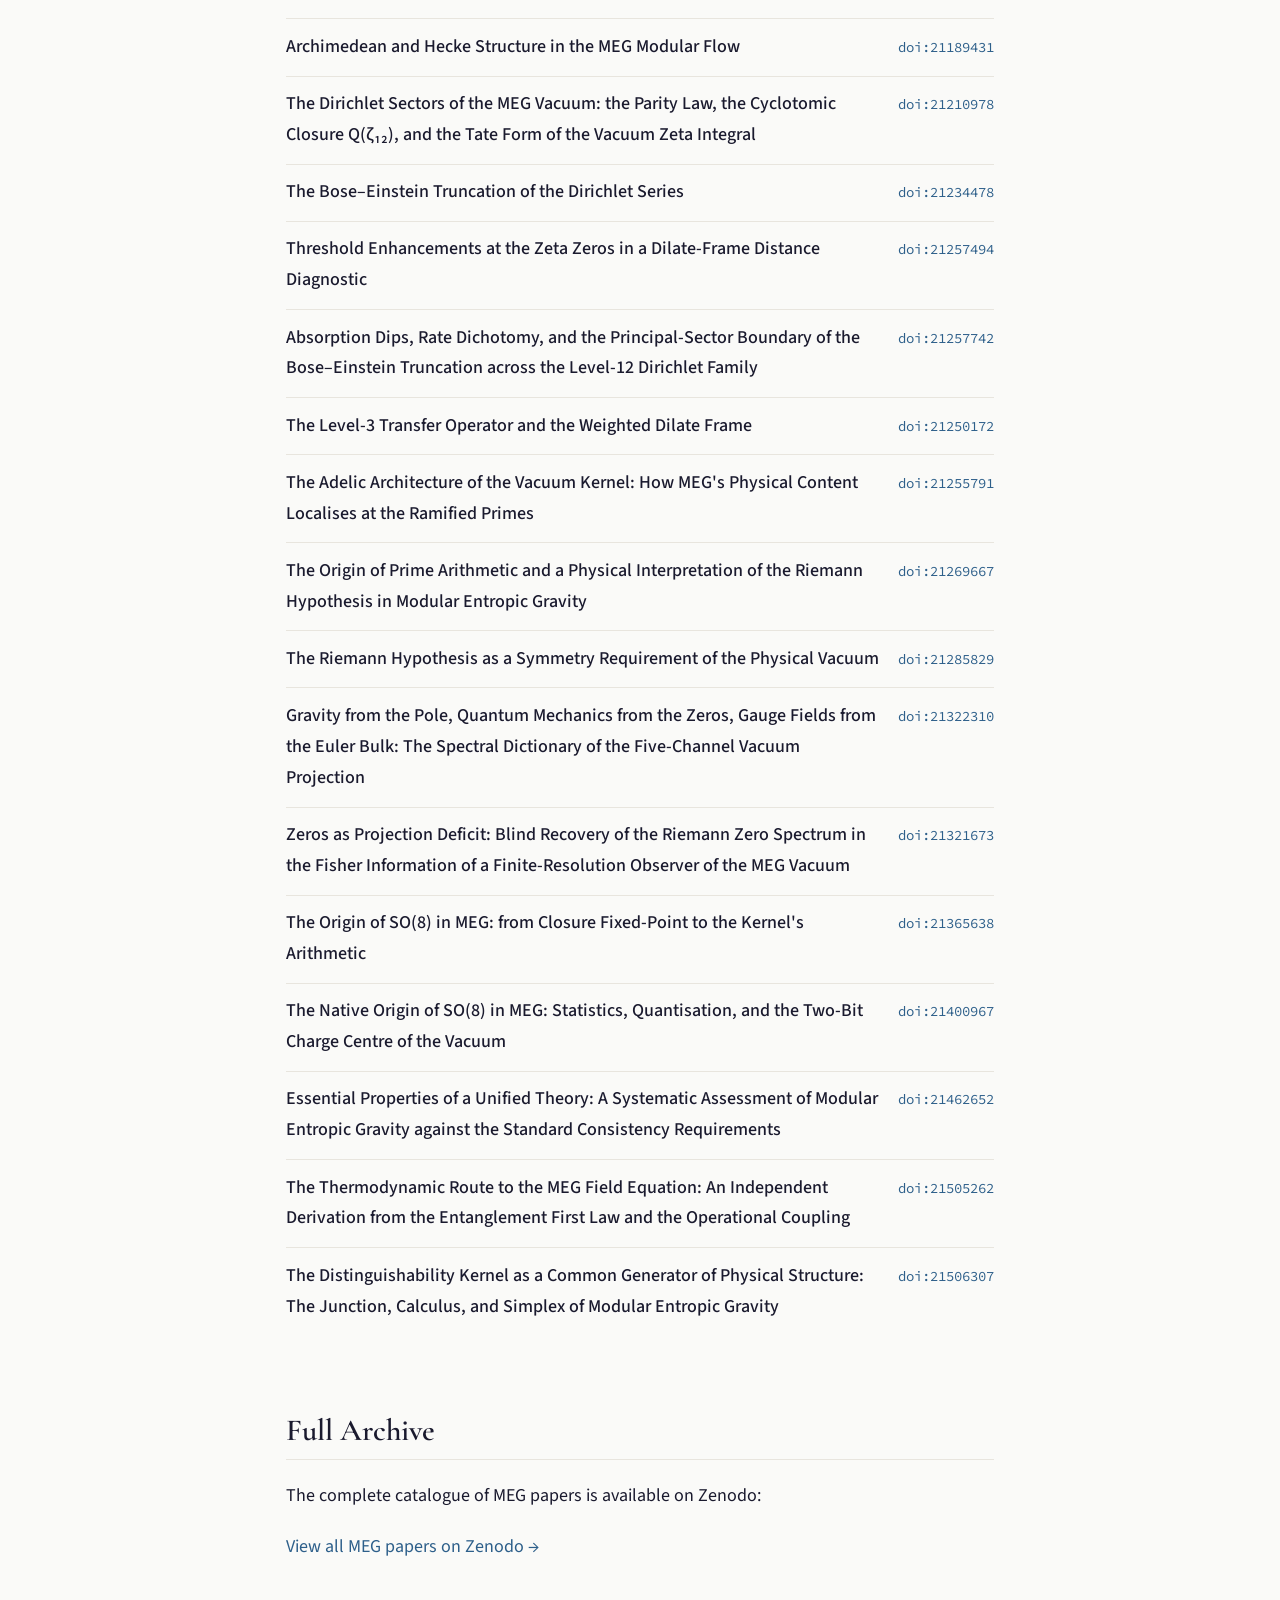
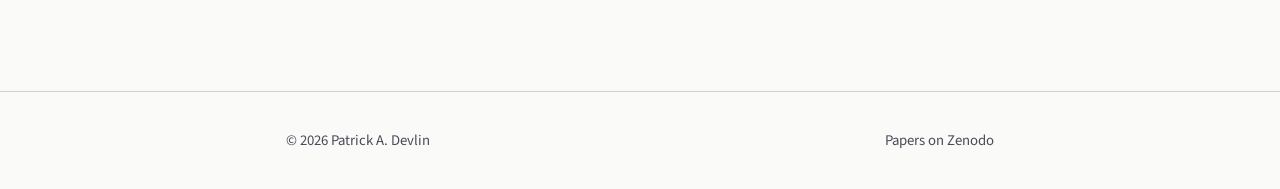
<file: papers.html>
<!DOCTYPE html>
<html lang="en">
<head>
  <meta charset="UTF-8">
  <meta name="viewport" content="width=device-width, initial-scale=1.0">
  <title>Papers — Modular Entropic Gravity</title>
  <meta name="description" content="The complete catalogue of MEG papers, organised by topic. Key entry points and the full Zenodo archive.">
  <link rel="stylesheet" href="css/style.css">
</head>
<body>

<header>
  <div class="header-inner">
    <a href="index.html" class="site-title"><span>MEG</span> Theory</a>
    <button class="nav-toggle" aria-label="Toggle navigation" onclick="document.querySelector('nav').classList.toggle('open')">
      <svg viewBox="0 0 24 24" fill="none" stroke="currentColor" stroke-width="2"><path d="M3 12h18M3 6h18M3 18h18"/></svg>
    </button>
    <nav>
      <a href="index.html">Home</a>
      <a href="framework.html">Framework</a>
      <a href="results.html">Results</a>
      <a href="papers.html" class="active">Papers</a>
      <a href="about.html">About</a>
    </nav>
  </div>
</header>

<main class="container">
  <section class="page-header">
    <h1>Papers</h1>
    <p class="lead">The MEG programme spans approximately 90 papers on Zenodo. The foundational axioms and kernel were identified after years of development; the papers document the systematic derivations that followed. This page provides entry points and a topical guide.</p>
  </section>

  <section class="content">

    <h2>Start Here</h2>

    <p>For a reader encountering MEG for the first time, three papers provide the essential architecture:</p>

    <div class="paper-group">
      <div class="paper-item">
        <span class="paper-title"><strong>The Vacuum Entanglement Kernel as the Common Origin of Physical Law</strong> — The consolidation paper. Synthesises the programme's results from ~55 papers into a single reference with the kernel-first architecture. Five channels, five lock equations, four axioms.</span>
      </div>
      <div style="margin-bottom: 0.5rem;">
        <a class="paper-doi" href="https://doi.org/10.5281/zenodo.20750208">doi:10.5281/zenodo.20750208</a>
      </div>

      <div class="paper-item" style="margin-top: 1rem;">
        <span class="paper-title"><strong>Scalar Modular Coarse-Graining and the Noiseless 8_s Fibre</strong> — Derives gauge invariance from the scalar character of the kernel-to-spacetime projection. Establishes the Spin(8) structure group through Schur's lemma and the noiseless-subsystem condition.</span>
      </div>
      <div style="margin-bottom: 0.5rem;">
        <a class="paper-doi" href="https://doi.org/10.5281/zenodo.21129828">doi:10.5281/zenodo.21129828</a>
      </div>

      <div class="paper-item" style="margin-top: 1rem;">
        <span class="paper-title"><strong>The Colour-Sector Mass Gap from the Vacuum Entanglement Kernel</strong> — Predicts the colour tunnelling scale (α₃ = 0.324, instanton size ρ_c = 0.10–0.16 fm, factor 2–3 from instanton phenomenology) and derives the topological charge (Q = 1 from the adjoint hedgehog, verified to machine precision). The programme's most recent paper.</span>
      </div>
      <div style="margin-bottom: 0.5rem;">
        <a class="paper-doi" href="https://doi.org/10.5281/zenodo.21141898">doi:10.5281/zenodo.21141898</a>
      </div>
    </div>

    <h2>Papers by Topic</h2>

    <div class="paper-group">
      <h3>Foundations and Architecture</h3>
      <div class="paper-item">
        <span class="paper-title">The Four Axioms as Four Operations on the Kernel</span>
        <a class="paper-doi" href="https://doi.org/10.5281/zenodo.19728142">doi:19728142</a>
      </div>
      <div class="paper-item">
        <span class="paper-title">Information Geometry: From Vacuum Information Geometry to All SM Parameters</span>
        <a class="paper-doi" href="https://doi.org/10.5281/zenodo.19962937">doi:19962937</a>
      </div>
      <div class="paper-item">
        <span class="paper-title">The Projection Theorem: Interference, Thermality, Screening, and Measurement</span>
        <a class="paper-doi" href="https://doi.org/10.5281/zenodo.20517438">doi:20517438</a>
      </div>
    </div>

    <div class="paper-group">
      <h3>Gauge Fields and the Standard Model</h3>
      <div class="paper-item">
        <span class="paper-title">Gauge Fields and the DHR Construction from the Axioms</span>
        <a class="paper-doi" href="https://doi.org/10.5281/zenodo.19635025">doi:19635025</a>
      </div>
      <div class="paper-item">
        <span class="paper-title">The Born Rule from DHR Superselection</span>
        <a class="paper-doi" href="https://doi.org/10.5281/zenodo.19646082">doi:19646082</a>
      </div>
      <div class="paper-item">
        <span class="paper-title">The Dirac Equation from DHR Superselection</span>
        <a class="paper-doi" href="https://doi.org/10.5281/zenodo.19641640">doi:19641640</a>
      </div>
      <div class="paper-item">
        <span class="paper-title">QED from the Four Axioms</span>
        <a class="paper-doi" href="https://doi.org/10.5281/zenodo.19642698">doi:19642698</a>
      </div>
      <div class="paper-item">
        <span class="paper-title">SO(8) Vacuum Selection (Ten-Link Chain)</span>
        <a class="paper-doi" href="https://doi.org/10.5281/zenodo.19732908">doi:19732908</a>
      </div>
      <div class="paper-item">
        <span class="paper-title">EWSB from the SO(8)/G_SM Coset</span>
        <a class="paper-doi" href="https://doi.org/10.5281/zenodo.19953322">doi:19953322</a>
      </div>
    </div>

    <div class="paper-group">
      <h3>Fermion Masses and Mixing</h3>
      <div class="paper-item">
        <span class="paper-title">CKM Matrix from the Information-Geometric Structure</span>
        <a class="paper-doi" href="https://doi.org/10.5281/zenodo.19980020">doi:19980020</a>
      </div>
      <div class="paper-item">
        <span class="paper-title">PMNS Matrix: Zero-Parameter Prediction</span>
        <a class="paper-doi" href="https://doi.org/10.5281/zenodo.20561287">doi:20561287</a>
      </div>
      <div class="paper-item">
        <span class="paper-title">Higgs Mass from Fisher Graph Refinement</span>
        <a class="paper-doi" href="https://doi.org/10.5281/zenodo.20569815">doi:20569815</a>
      </div>
    </div>

    <div class="paper-group">
      <h3>Gravity and Cosmology</h3>
      <div class="paper-item">
        <span class="paper-title">The Gravity Paper (Acceleration Law and Rotation Curves)</span>
        <a class="paper-doi" href="https://doi.org/10.5281/zenodo.19322945">doi:19322945</a>
      </div>
      <div class="paper-item">
        <span class="paper-title">Black Hole Thermodynamics and Interior Structure</span>
        <a class="paper-doi" href="https://doi.org/10.5281/zenodo.20120233">doi:20120233</a>
      </div>
      <div class="paper-item">
        <span class="paper-title">Deriving the MEG Coherence Scale (de Sitter ℓ₀)</span>
        <a class="paper-doi" href="https://doi.org/10.5281/zenodo.20573964">doi:20573964</a>
      </div>
      <div class="paper-item">
        <span class="paper-title">Newton's Constant from Z₃ Tunnelling</span>
        <a class="paper-doi" href="https://doi.org/10.5281/zenodo.20574572">doi:20574572</a>
      </div>
      <div class="paper-item">
        <span class="paper-title">Structure Formation: Enhanced Poisson Equation</span>
        <a class="paper-doi" href="https://doi.org/10.5281/zenodo.20075895">doi:20075895</a>
      </div>
    </div>

    <div class="paper-group">
      <h3>Mass Gap and Confinement</h3>
      <div class="paper-item">
        <span class="paper-title">The Colour-Sector Mass Gap from the Vacuum Entanglement Kernel</span>
        <a class="paper-doi" href="https://doi.org/10.5281/zenodo.21141898">doi:21141898</a>
      </div>
      <div class="paper-item">
        <span class="paper-title">Yang–Mills Existence and Mass Gap (Submitted to Foundations of Physics)</span>
        <a class="paper-doi" href="https://doi.org/10.5281/zenodo.20094429">doi:20094429</a>
      </div>
    </div>

    <div class="paper-group">
      <h3>Quantum Mechanics Foundations</h3>
      <div class="paper-item">
        <span class="paper-title">Quantisation from Symplectic Integrality</span>
        <a class="paper-doi" href="https://doi.org/10.5281/zenodo.20038982">doi:20038982</a>
      </div>
      <div class="paper-item">
        <span class="paper-title">Spin as the Representation-Theoretic Shadow of Topological Character</span>
        <a class="paper-doi" href="https://doi.org/10.5281/zenodo.20043631">doi:20043631</a>
      </div>
      <div class="paper-item">
        <span class="paper-title">The Base Coupling α₁ = 1/10 from the Kernel Fixed Point</span>
        <a class="paper-doi" href="https://doi.org/10.5281/zenodo.20038827">doi:20038827</a>
      </div>
    </div>

    <div class="paper-group">
      <h3>Connections to Other Frameworks</h3>
      <div class="paper-item">
        <span class="paper-title">MEG–String Theory: UV Completion as Z₃ Heterotic E₈ Orbifold</span>
        <a class="paper-doi" href="https://doi.org/10.5281/zenodo.20598708">doi:20598708</a>
      </div>
      <div class="paper-item">
        <span class="paper-title">Archimedean and Hecke Structure in the MEG Modular Flow</span>
        <a class="paper-doi" href="https://doi.org/10.5281/zenodo.21189431">doi:21189431</a>
      </div>
      <div class="paper-item">
        <span class="paper-title">The Dirichlet Sectors of the MEG Vacuum: the Parity Law, the Cyclotomic Closure Q(ζ₁₂), and the Tate Form of the Vacuum Zeta Integral</span>
        <a class="paper-doi" href="https://doi.org/10.5281/zenodo.21210978">doi:21210978</a>
      </div>
      <div class="paper-item">
        <span class="paper-title">The Bose–Einstein Truncation of the Dirichlet Series</span>
        <a class="paper-doi" href="https://doi.org/10.5281/zenodo.21234478">doi:21234478</a>
      </div>
      <div class="paper-item">
        <span class="paper-title">Threshold Enhancements at the Zeta Zeros in a Dilate-Frame Distance Diagnostic</span>
        <a class="paper-doi" href="https://doi.org/10.5281/zenodo.21257494">doi:21257494</a>
      </div>
      <div class="paper-item">
        <span class="paper-title">Absorption Dips, Rate Dichotomy, and the Principal-Sector Boundary of the Bose–Einstein Truncation across the Level-12 Dirichlet Family</span>
        <a class="paper-doi" href="https://doi.org/10.5281/zenodo.21257742">doi:21257742</a>
      </div>
      <div class="paper-item">
        <span class="paper-title">The Level-3 Transfer Operator and the Weighted Dilate Frame</span>
        <a class="paper-doi" href="https://doi.org/10.5281/zenodo.21250172">doi:21250172</a>
      </div>
      <div class="paper-item">
        <span class="paper-title">The Adelic Architecture of the Vacuum Kernel: How MEG's Physical Content Localises at the Ramified Primes</span>
        <a class="paper-doi" href="https://doi.org/10.5281/zenodo.21255791">doi:21255791</a>
      </div>
      <div class="paper-item">
        <span class="paper-title">The Origin of Prime Arithmetic and a Physical Interpretation of the Riemann Hypothesis in Modular Entropic Gravity</span>
        <a class="paper-doi" href="https://doi.org/10.5281/zenodo.21269667">doi:21269667</a>
      </div>
      <div class="paper-item">
        <span class="paper-title">The Riemann Hypothesis as a Symmetry Requirement of the Physical Vacuum</span>
        <a class="paper-doi" href="https://doi.org/10.5281/zenodo.21285829">doi:21285829</a>
      </div>
      <div class="paper-item">
        <span class="paper-title">Gravity from the Pole, Quantum Mechanics from the Zeros, Gauge Fields from the Euler Bulk: The Spectral Dictionary of the Five-Channel Vacuum Projection</span>
        <a class="paper-doi" href="https://doi.org/10.5281/zenodo.21322310">doi:21322310</a>
      </div>
      <div class="paper-item">
        <span class="paper-title">Zeros as Projection Deficit: Blind Recovery of the Riemann Zero Spectrum in the Fisher Information of a Finite-Resolution Observer of the MEG Vacuum</span>
        <a class="paper-doi" href="https://doi.org/10.5281/zenodo.21321673">doi:21321673</a>
      </div>
      <div class="paper-item">
        <span class="paper-title">The Origin of SO(8) in MEG: from Closure Fixed-Point to the Kernel's Arithmetic</span>
        <a class="paper-doi" href="https://doi.org/10.5281/zenodo.21365638">doi:21365638</a>
      </div>
      <div class="paper-item">
        <span class="paper-title">The Native Origin of SO(8) in MEG: Statistics, Quantisation, and the Two-Bit Charge Centre of the Vacuum</span>
        <a class="paper-doi" href="https://doi.org/10.5281/zenodo.21400967">doi:21400967</a>
      </div>
      <div class="paper-item">
        <span class="paper-title">Essential Properties of a Unified Theory: A Systematic Assessment of Modular Entropic Gravity against the Standard Consistency Requirements</span>
        <a class="paper-doi" href="https://doi.org/10.5281/zenodo.21462652">doi:21462652</a>
      </div>
      <div class="paper-item">
        <span class="paper-title">The Thermodynamic Route to the MEG Field Equation: An Independent Derivation from the Entanglement First Law and the Operational Coupling</span>
        <a class="paper-doi" href="https://doi.org/10.5281/zenodo.21505262">doi:21505262</a>
      </div>
      <div class="paper-item">
        <span class="paper-title">The Distinguishability Kernel as a Common Generator of Physical Structure: The Junction, Calculus, and Simplex of Modular Entropic Gravity</span>
        <a class="paper-doi" href="https://doi.org/10.5281/zenodo.21506307">doi:21506307</a>
      </div>
    </div>

    <h2>Full Archive</h2>

    <p>The complete catalogue of MEG papers is available on Zenodo:</p>

    <p><a href="https://zenodo.org/search?q=metadata.creators.person_or_org.name%3A%22Devlin%2C%20Patrick%20A.%22&l=list&p=1&s=10&sort=newest">View all MEG papers on Zenodo →</a></p>

  </section>
</main>

<footer>
  <div class="footer-inner">
    <span>© 2026 Patrick A. Devlin</span>
    <span>Papers on <a href="https://zenodo.org/search?q=metadata.creators.person_or_org.name%3A%22Devlin%2C%20Patrick%20A.%22&l=list&p=1&s=10&sort=newest">Zenodo</a></span>
  </div>
</footer>

</body>
</html>
</file>
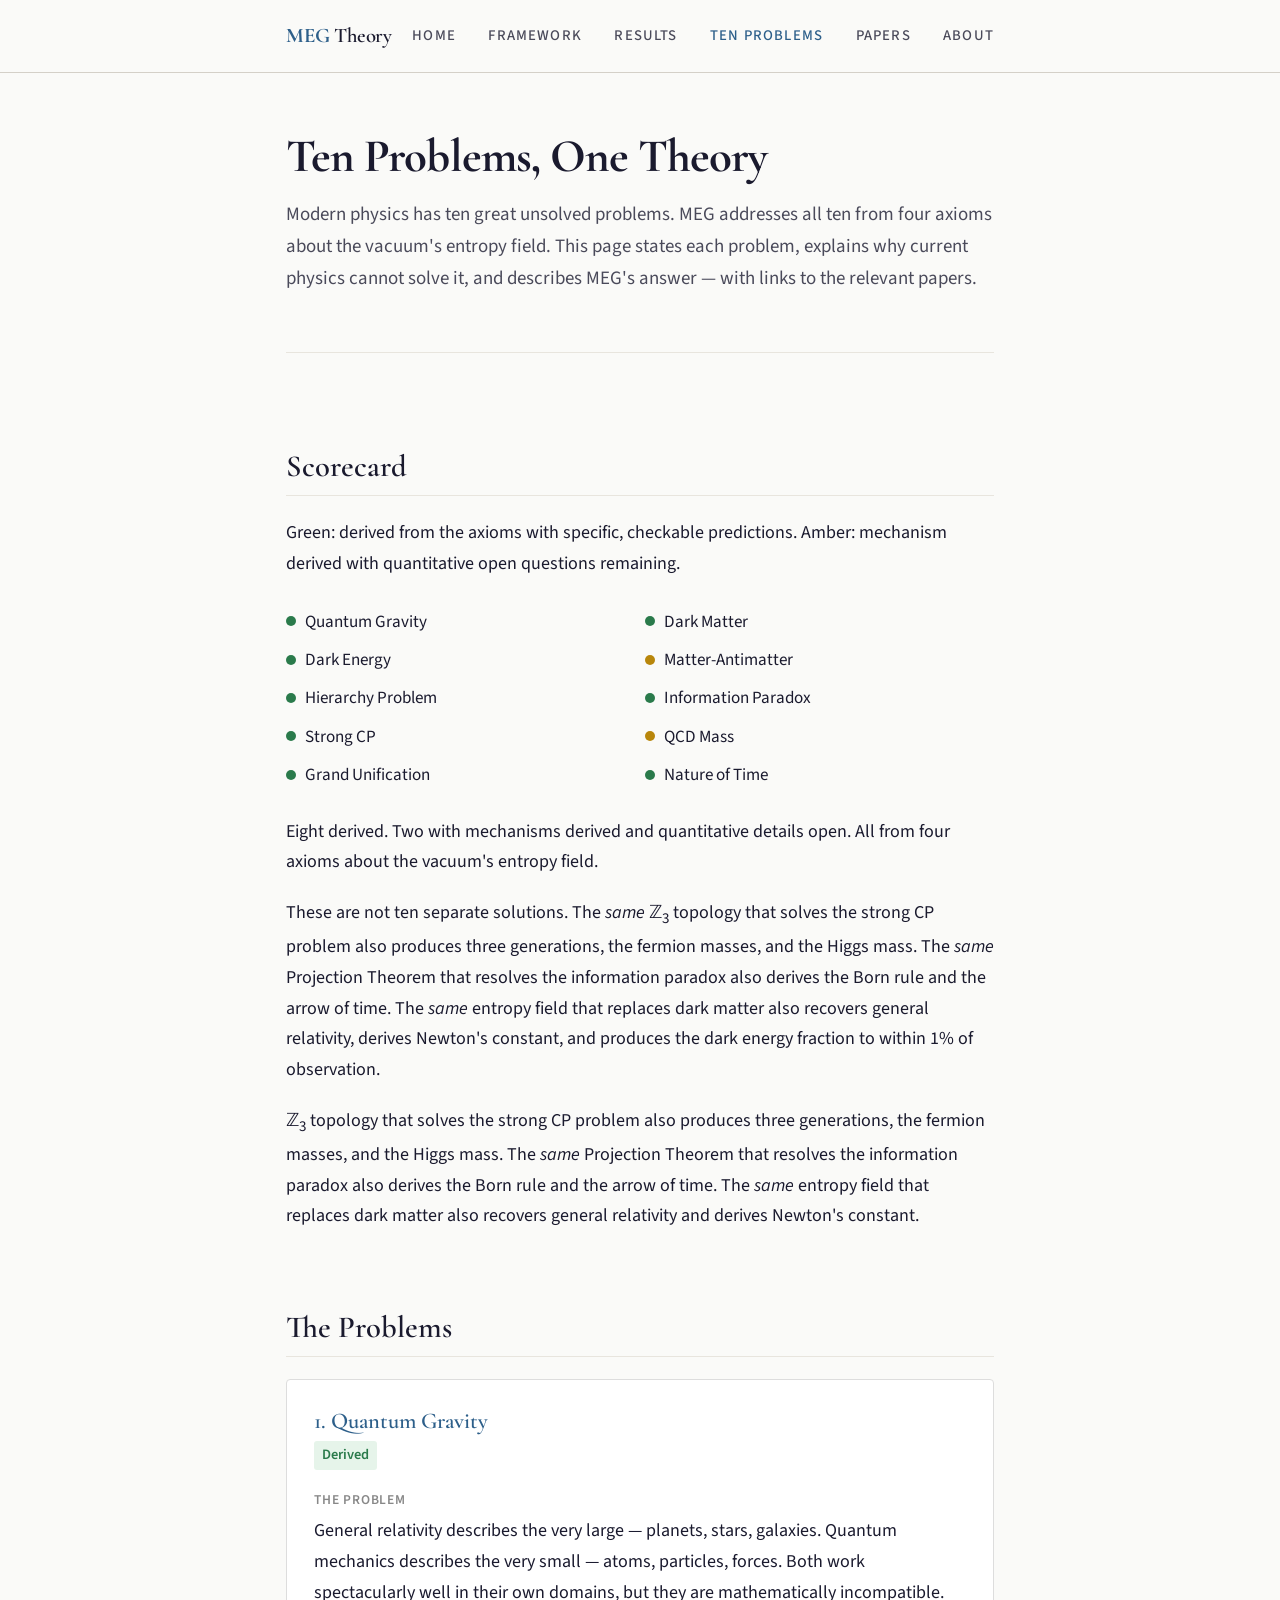
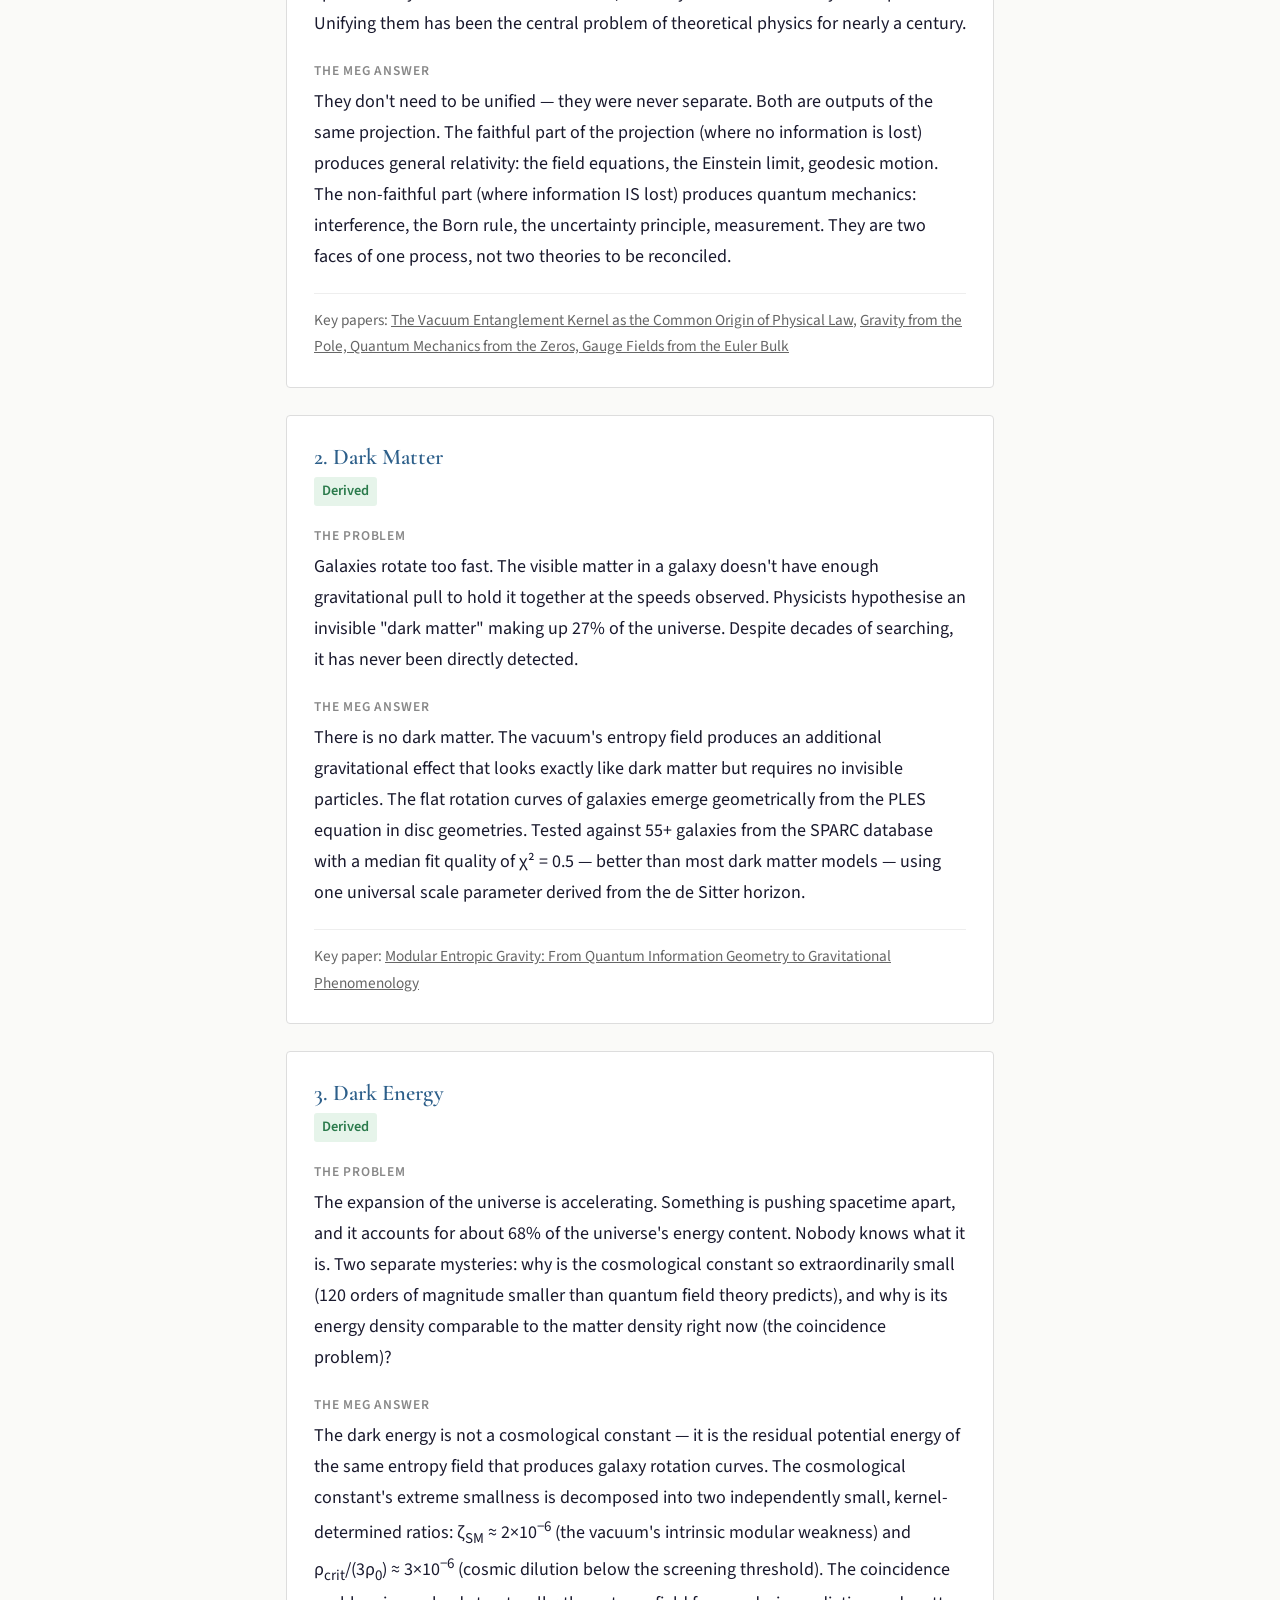
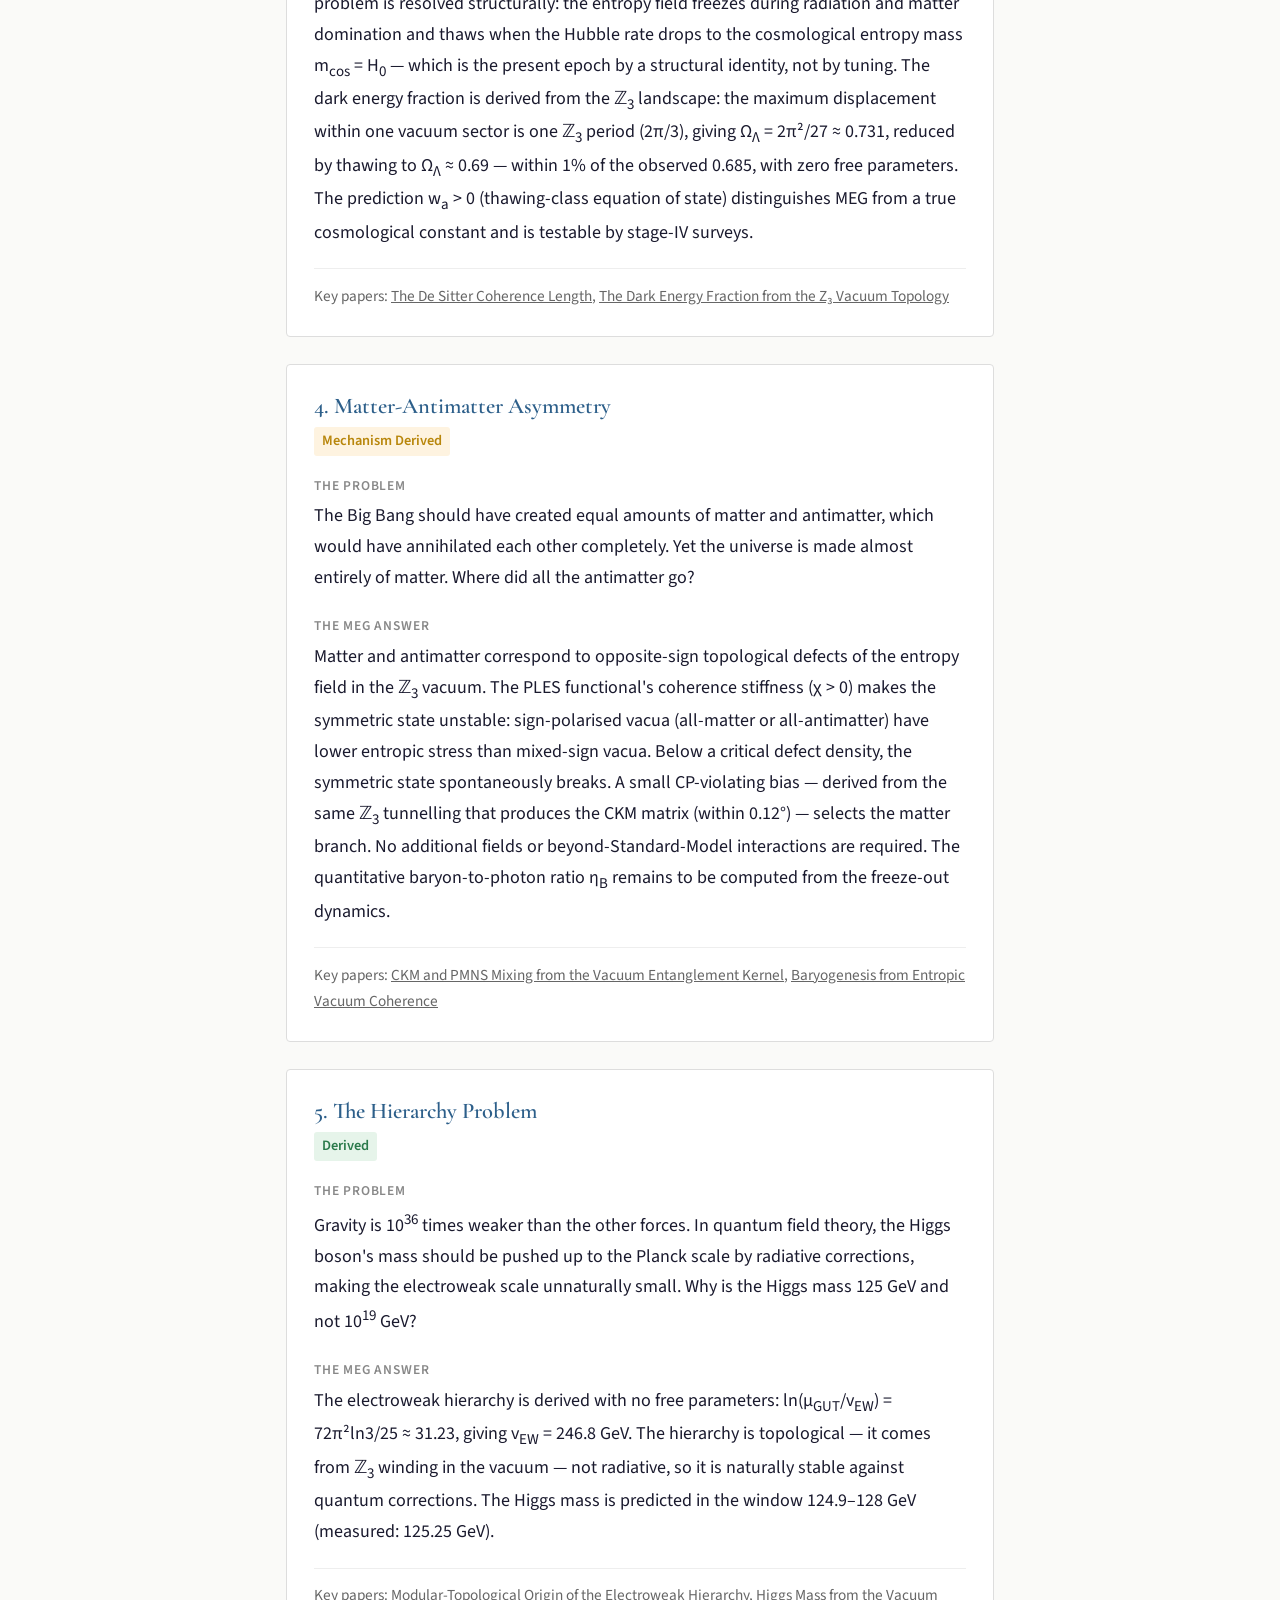
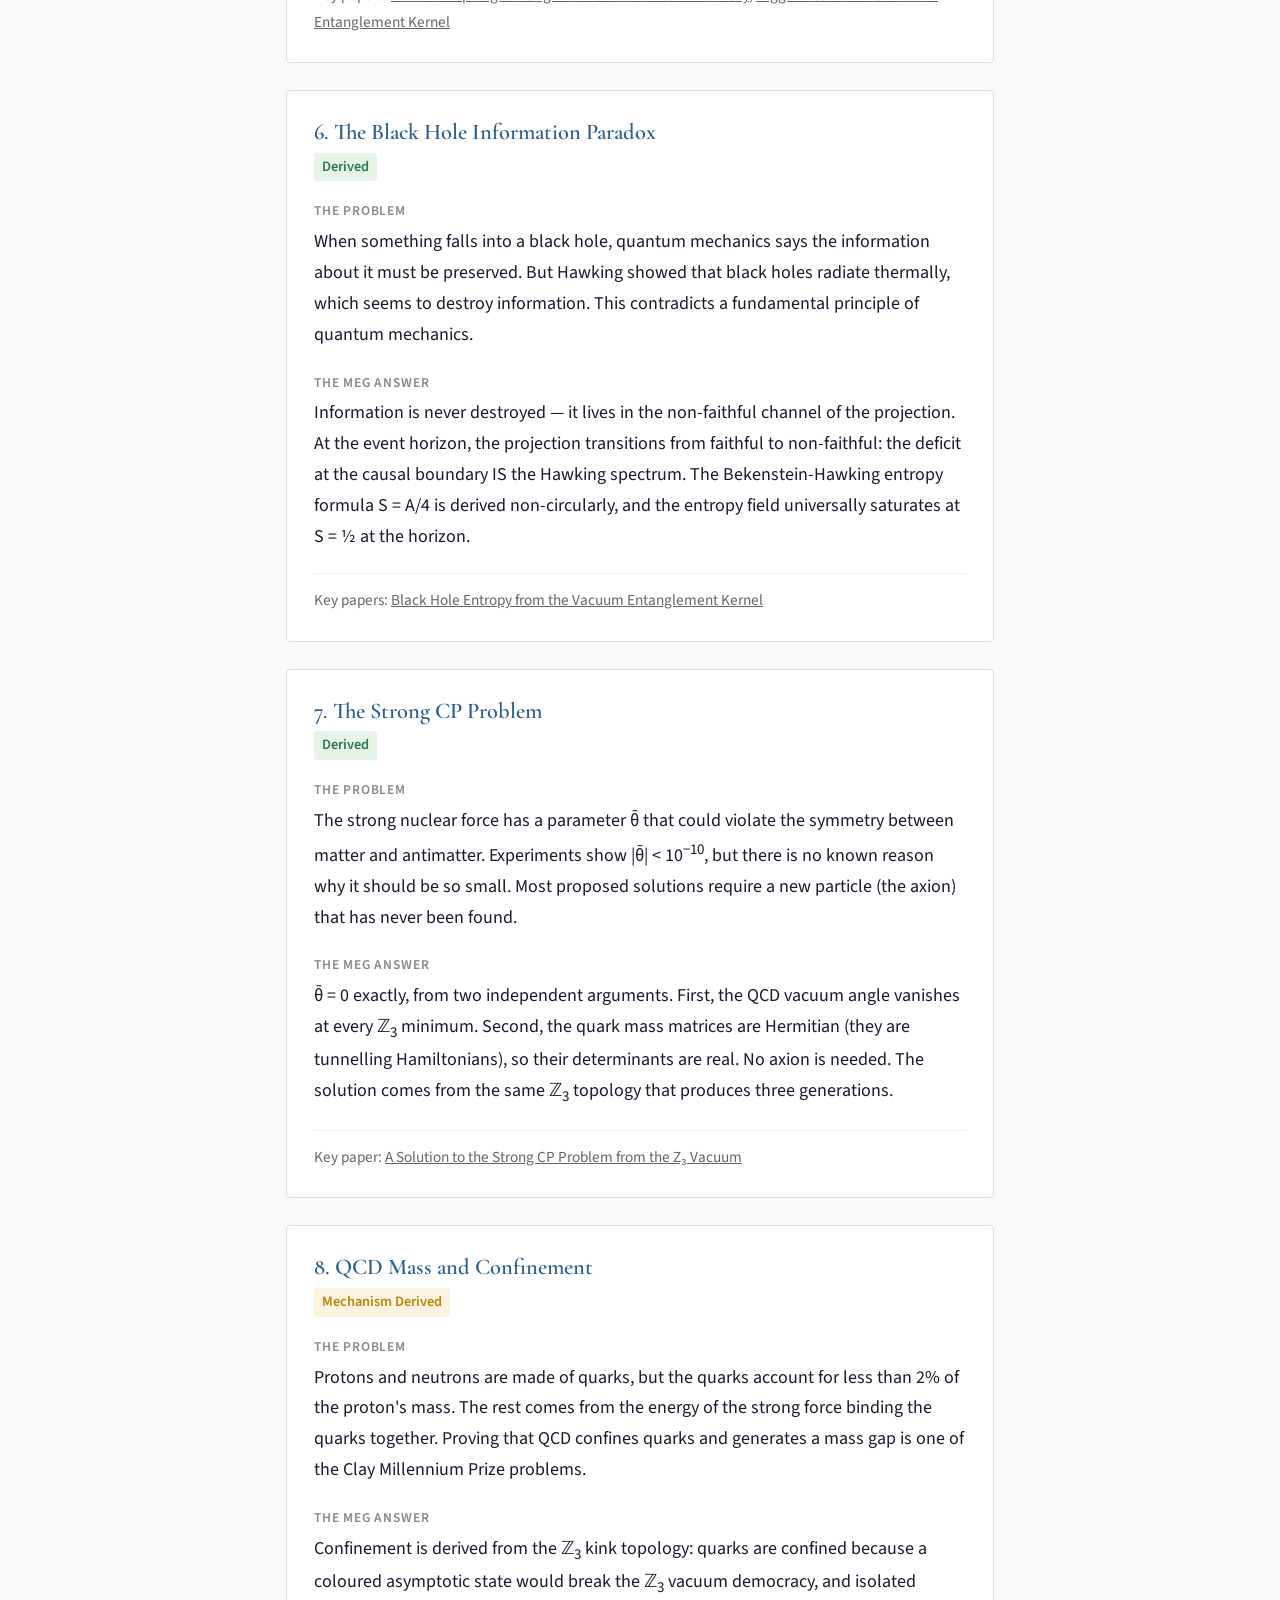
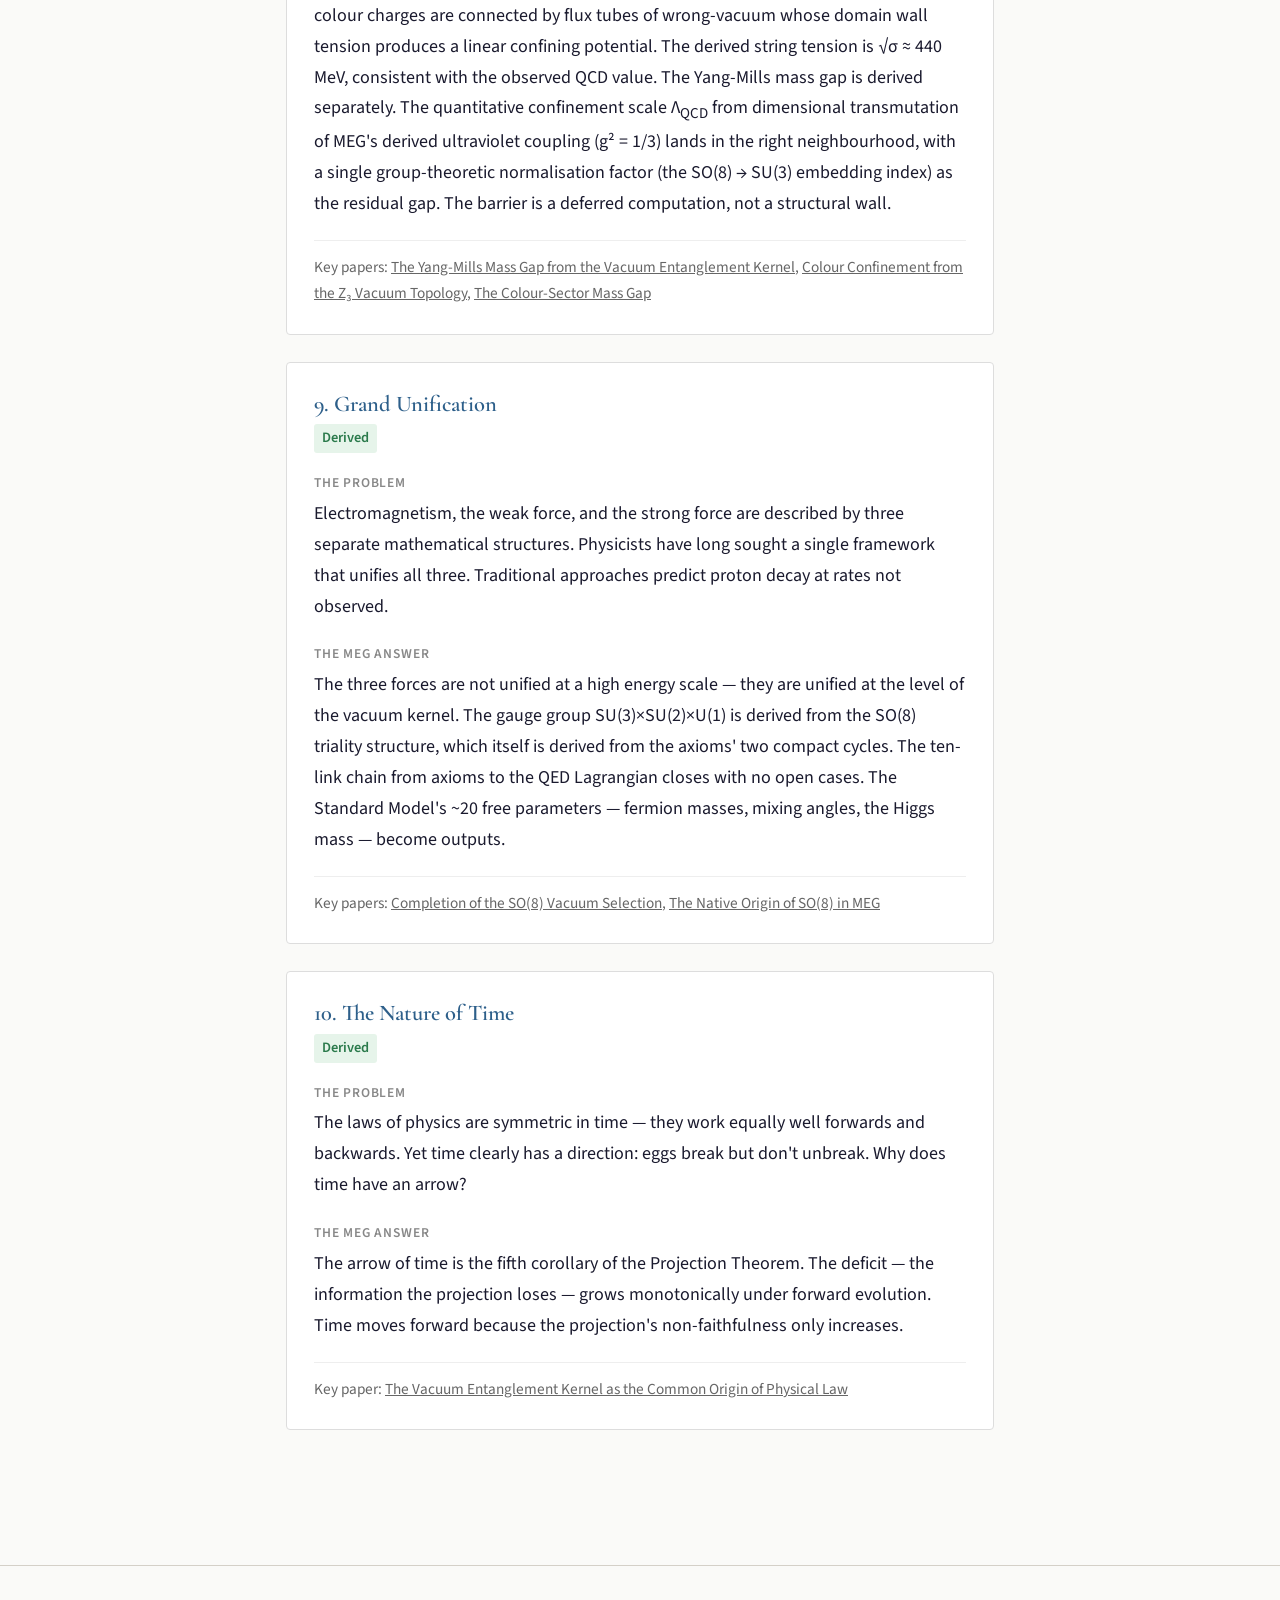
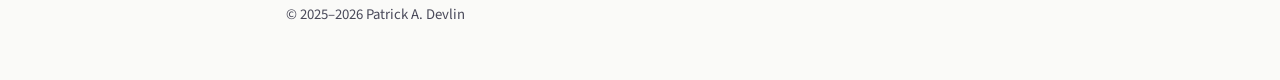
<file: problems.html>
<!DOCTYPE html>
<html lang="en">
<head>
  <meta charset="UTF-8">
  <meta name="viewport" content="width=device-width, initial-scale=1.0">
  <title>Ten Problems — Modular Entropic Gravity</title>
  <meta name="description" content="The ten hardest problems in physics and how Modular Entropic Gravity addresses each from four axioms.">
  <link rel="stylesheet" href="css/style.css">
  <style>
    .problem-card { border: 1px solid #ddd; border-radius: 4px; padding: 1.5rem; margin-bottom: 1.5rem; background: #fff; }
    .problem-card h3 { margin-top: 0; margin-bottom: 0.25rem; }
    .problem-card .status { display: inline-block; padding: 2px 8px; border-radius: 3px; font-size: 0.8rem; font-weight: 600; margin-bottom: 1rem; }
    .status-derived { background: #e6f4ea; color: #2a7a4b; }
    .status-addressed { background: #fef3e0; color: #b8860b; }
    .problem-label { font-size: 0.75rem; font-weight: 600; letter-spacing: 0.06em; text-transform: uppercase; color: #888; margin-bottom: 0.25rem; }
    .problem-card .refs { font-size: 0.85rem; color: #666; margin-top: 0.75rem; padding-top: 0.75rem; border-top: 1px solid #eee; }
    .problem-card .refs a { color: inherit; text-decoration: underline; }
    .scorecard-grid { display: grid; grid-template-columns: 1fr 1fr; gap: 0.5rem; margin: 1.5rem 0; }
    .score-item { display: flex; align-items: center; gap: 0.5rem; font-size: 0.95rem; }
    .dot { width: 10px; height: 10px; border-radius: 50%; flex-shrink: 0; }
    .dot-green { background: #2a7a4b; }
    .dot-amber { background: #b8860b; }
    @media (max-width: 600px) { .scorecard-grid { grid-template-columns: 1fr; } }
  </style>
</head>
<body>

<header>
  <div class="header-inner">
    <a href="index.html" class="site-title"><span>MEG</span> Theory</a>
    <button class="nav-toggle" aria-label="Toggle navigation" onclick="document.querySelector('nav').classList.toggle('open')">
      <svg viewBox="0 0 24 24" fill="none" stroke="currentColor" stroke-width="2"><path d="M3 12h18M3 6h18M3 18h18"/></svg>
    </button>
    <nav>
      <a href="index.html">Home</a>
      <a href="framework.html">Framework</a>
      <a href="results.html">Results</a>
      <a href="problems.html" class="active">Ten Problems</a>
      <a href="papers.html">Papers</a>
      <a href="about.html">About</a>
    </nav>
  </div>
</header>

<main class="container">
  <section class="page-header">
    <h1>Ten Problems, One Theory</h1>
    <p class="lead">Modern physics has ten great unsolved problems. MEG addresses all ten from four axioms about the vacuum's entropy field. This page states each problem, explains why current physics cannot solve it, and describes MEG's answer — with links to the relevant papers.</p>
  </section>

  <section class="content">

    <h2>Scorecard</h2>

    <p>Green: derived from the axioms with specific, checkable predictions. Amber: mechanism derived with quantitative open questions remaining.</p>

    <div class="scorecard-grid">
      <div class="score-item"><span class="dot dot-green"></span> Quantum Gravity</div>
      <div class="score-item"><span class="dot dot-green"></span> Dark Matter</div>
      <div class="score-item"><span class="dot dot-green"></span> Dark Energy</div>
      <div class="score-item"><span class="dot dot-amber"></span> Matter-Antimatter</div>
      <div class="score-item"><span class="dot dot-green"></span> Hierarchy Problem</div>
      <div class="score-item"><span class="dot dot-green"></span> Information Paradox</div>
      <div class="score-item"><span class="dot dot-green"></span> Strong CP</div>
      <div class="score-item"><span class="dot dot-amber"></span> QCD Mass</div>
      <div class="score-item"><span class="dot dot-green"></span> Grand Unification</div>
      <div class="score-item"><span class="dot dot-green"></span> Nature of Time</div>
    </div>

    <p>Eight derived. Two with mechanisms derived and quantitative details open. All from four axioms about the vacuum's entropy field.</p>

    <p>These are not ten separate solutions. The <em>same</em> &#8484;<sub>3</sub> topology that solves the strong CP problem also produces three generations, the fermion masses, and the Higgs mass. The <em>same</em> Projection Theorem that resolves the information paradox also derives the Born rule and the arrow of time. The <em>same</em> entropy field that replaces dark matter also recovers general relativity, derives Newton's constant, and produces the dark energy fraction to within 1% of observation.</p> &#8484;<sub>3</sub> topology that solves the strong CP problem also produces three generations, the fermion masses, and the Higgs mass. The <em>same</em> Projection Theorem that resolves the information paradox also derives the Born rule and the arrow of time. The <em>same</em> entropy field that replaces dark matter also recovers general relativity and derives Newton's constant.</p>

    <h2>The Problems</h2>

    <!-- 1. Quantum Gravity -->
    <div class="problem-card">
      <h3>1. Quantum Gravity</h3>
      <span class="status status-derived">Derived</span>
      <div class="problem-label">The Problem</div>
      <p>General relativity describes the very large — planets, stars, galaxies. Quantum mechanics describes the very small — atoms, particles, forces. Both work spectacularly well in their own domains, but they are mathematically incompatible. Unifying them has been the central problem of theoretical physics for nearly a century.</p>
      <div class="problem-label">The MEG Answer</div>
      <p>They don't need to be unified — they were never separate. Both are outputs of the same projection. The faithful part of the projection (where no information is lost) produces general relativity: the field equations, the Einstein limit, geodesic motion. The non-faithful part (where information IS lost) produces quantum mechanics: interference, the Born rule, the uncertainty principle, measurement. They are two faces of one process, not two theories to be reconciled.</p>
      <div class="refs">Key papers: <a href="https://doi.org/10.5281/zenodo.20750208">The Vacuum Entanglement Kernel as the Common Origin of Physical Law</a>, <a href="https://doi.org/10.5281/zenodo.21322310">Gravity from the Pole, Quantum Mechanics from the Zeros, Gauge Fields from the Euler Bulk</a></div>
    </div>

    <!-- 2. Dark Matter -->
    <div class="problem-card">
      <h3>2. Dark Matter</h3>
      <span class="status status-derived">Derived</span>
      <div class="problem-label">The Problem</div>
      <p>Galaxies rotate too fast. The visible matter in a galaxy doesn't have enough gravitational pull to hold it together at the speeds observed. Physicists hypothesise an invisible "dark matter" making up 27% of the universe. Despite decades of searching, it has never been directly detected.</p>
      <div class="problem-label">The MEG Answer</div>
      <p>There is no dark matter. The vacuum's entropy field produces an additional gravitational effect that looks exactly like dark matter but requires no invisible particles. The flat rotation curves of galaxies emerge geometrically from the PLES equation in disc geometries. Tested against 55+ galaxies from the SPARC database with a median fit quality of &chi;&sup2; = 0.5 — better than most dark matter models — using one universal scale parameter derived from the de Sitter horizon.</p>
      <div class="refs">Key paper: <a href="https://doi.org/10.5281/zenodo.19322945">Modular Entropic Gravity: From Quantum Information Geometry to Gravitational Phenomenology</a></div>
    </div>

    <!-- 3. Dark Energy -->
    <div class="problem-card">
      <h3>3. Dark Energy</h3>
      <span class="status status-derived">Derived</span>
      <div class="problem-label">The Problem</div>
      <p>The expansion of the universe is accelerating. Something is pushing spacetime apart, and it accounts for about 68% of the universe's energy content. Nobody knows what it is. Two separate mysteries: why is the cosmological constant so extraordinarily small (120 orders of magnitude smaller than quantum field theory predicts), and why is its energy density comparable to the matter density right now (the coincidence problem)?</p>
      <div class="problem-label">The MEG Answer</div>
      <p>The dark energy is not a cosmological constant — it is the residual potential energy of the same entropy field that produces galaxy rotation curves. The cosmological constant's extreme smallness is decomposed into two independently small, kernel-determined ratios: &zeta;<sub>SM</sub> &asymp; 2&times;10<sup>&minus;6</sup> (the vacuum's intrinsic modular weakness) and &rho;<sub>crit</sub>/(3&rho;<sub>0</sub>) &asymp; 3&times;10<sup>&minus;6</sup> (cosmic dilution below the screening threshold). The coincidence problem is resolved structurally: the entropy field freezes during radiation and matter domination and thaws when the Hubble rate drops to the cosmological entropy mass m<sub>cos</sub> = H<sub>0</sub> — which is the present epoch by a structural identity, not by tuning. The dark energy fraction is derived from the &#8484;<sub>3</sub> landscape: the maximum displacement within one vacuum sector is one &#8484;<sub>3</sub> period (2&pi;/3), giving &Omega;<sub>&Lambda;</sub> = 2&pi;&sup2;/27 &asymp; 0.731, reduced by thawing to &Omega;<sub>&Lambda;</sub> &asymp; 0.69 — within 1% of the observed 0.685, with zero free parameters. The prediction w<sub>a</sub> > 0 (thawing-class equation of state) distinguishes MEG from a true cosmological constant and is testable by stage-IV surveys.</p>
      <div class="refs">Key papers: <a href="https://doi.org/10.5281/zenodo.20573964">The De Sitter Coherence Length</a>, <a href="https://doi.org/10.5281/zenodo.20472352">The Dark Energy Fraction from the Z₃ Vacuum Topology</a></div>
    </div>

    <!-- 4. Matter-Antimatter -->
    <div class="problem-card">
      <h3>4. Matter-Antimatter Asymmetry</h3>
      <span class="status status-addressed">Mechanism Derived</span>
      <div class="problem-label">The Problem</div>
      <p>The Big Bang should have created equal amounts of matter and antimatter, which would have annihilated each other completely. Yet the universe is made almost entirely of matter. Where did all the antimatter go?</p>
      <div class="problem-label">The MEG Answer</div>
      <p>Matter and antimatter correspond to opposite-sign topological defects of the entropy field in the &#8484;<sub>3</sub> vacuum. The PLES functional's coherence stiffness (&chi; > 0) makes the symmetric state unstable: sign-polarised vacua (all-matter or all-antimatter) have lower entropic stress than mixed-sign vacua. Below a critical defect density, the symmetric state spontaneously breaks. A small CP-violating bias — derived from the same &#8484;<sub>3</sub> tunnelling that produces the CKM matrix (within 0.12&deg;) — selects the matter branch. No additional fields or beyond-Standard-Model interactions are required. The quantitative baryon-to-photon ratio &eta;<sub>B</sub> remains to be computed from the freeze-out dynamics.</p>
      <div class="refs">Key papers: <a href="https://doi.org/10.5281/zenodo.19980020">CKM and PMNS Mixing from the Vacuum Entanglement Kernel</a>, <a href="https://doi.org/10.5281/zenodo.19323759">Baryogenesis from Entropic Vacuum Coherence</a></div>
    </div>

    <!-- 5. Hierarchy Problem -->
    <div class="problem-card">
      <h3>5. The Hierarchy Problem</h3>
      <span class="status status-derived">Derived</span>
      <div class="problem-label">The Problem</div>
      <p>Gravity is 10<sup>36</sup> times weaker than the other forces. In quantum field theory, the Higgs boson's mass should be pushed up to the Planck scale by radiative corrections, making the electroweak scale unnaturally small. Why is the Higgs mass 125 GeV and not 10<sup>19</sup> GeV?</p>
      <div class="problem-label">The MEG Answer</div>
      <p>The electroweak hierarchy is derived with no free parameters: ln(&mu;<sub>GUT</sub>/v<sub>EW</sub>) = 72&pi;&sup2;ln3/25 &asymp; 31.23, giving v<sub>EW</sub> = 246.8 GeV. The hierarchy is topological — it comes from &#8484;<sub>3</sub> winding in the vacuum — not radiative, so it is naturally stable against quantum corrections. The Higgs mass is predicted in the window 124.9–128 GeV (measured: 125.25 GeV).</p>
      <div class="refs">Key papers: <a href="https://doi.org/10.5281/zenodo.19427167">Modular-Topological Origin of the Electroweak Hierarchy</a>, <a href="https://doi.org/10.5281/zenodo.20569815">Higgs Mass from the Vacuum Entanglement Kernel</a></div>
    </div>

    <!-- 6. Black Hole Information Paradox -->
    <div class="problem-card">
      <h3>6. The Black Hole Information Paradox</h3>
      <span class="status status-derived">Derived</span>
      <div class="problem-label">The Problem</div>
      <p>When something falls into a black hole, quantum mechanics says the information about it must be preserved. But Hawking showed that black holes radiate thermally, which seems to destroy information. This contradicts a fundamental principle of quantum mechanics.</p>
      <div class="problem-label">The MEG Answer</div>
      <p>Information is never destroyed — it lives in the non-faithful channel of the projection. At the event horizon, the projection transitions from faithful to non-faithful: the deficit at the causal boundary IS the Hawking spectrum. The Bekenstein-Hawking entropy formula S = A/4 is derived non-circularly, and the entropy field universally saturates at S = &frac12; at the horizon.</p>
      <div class="refs">Key papers: <a href="https://doi.org/10.5281/zenodo.20120233">Black Hole Entropy from the Vacuum Entanglement Kernel</a></div>
    </div>

    <!-- 7. Strong CP -->
    <div class="problem-card">
      <h3>7. The Strong CP Problem</h3>
      <span class="status status-derived">Derived</span>
      <div class="problem-label">The Problem</div>
      <p>The strong nuclear force has a parameter &theta;&#772; that could violate the symmetry between matter and antimatter. Experiments show |&theta;&#772;| &lt; 10<sup>&minus;10</sup>, but there is no known reason why it should be so small. Most proposed solutions require a new particle (the axion) that has never been found.</p>
      <div class="problem-label">The MEG Answer</div>
      <p>&theta;&#772; = 0 exactly, from two independent arguments. First, the QCD vacuum angle vanishes at every &#8484;<sub>3</sub> minimum. Second, the quark mass matrices are Hermitian (they are tunnelling Hamiltonians), so their determinants are real. No axion is needed. The solution comes from the same &#8484;<sub>3</sub> topology that produces three generations.</p>
      <div class="refs">Key paper: <a href="https://doi.org/10.5281/zenodo.20457208">A Solution to the Strong CP Problem from the Z₃ Vacuum</a></div>
    </div>

    <!-- 8. QCD Mass -->
    <div class="problem-card">
      <h3>8. QCD Mass and Confinement</h3>
      <span class="status status-addressed">Mechanism Derived</span>
      <div class="problem-label">The Problem</div>
      <p>Protons and neutrons are made of quarks, but the quarks account for less than 2% of the proton's mass. The rest comes from the energy of the strong force binding the quarks together. Proving that QCD confines quarks and generates a mass gap is one of the Clay Millennium Prize problems.</p>
      <div class="problem-label">The MEG Answer</div>
      <p>Confinement is derived from the &#8484;<sub>3</sub> kink topology: quarks are confined because a coloured asymptotic state would break the &#8484;<sub>3</sub> vacuum democracy, and isolated colour charges are connected by flux tubes of wrong-vacuum whose domain wall tension produces a linear confining potential. The derived string tension is &radic;&sigma; &asymp; 440 MeV, consistent with the observed QCD value. The Yang-Mills mass gap is derived separately. The quantitative confinement scale &Lambda;<sub>QCD</sub> from dimensional transmutation of MEG's derived ultraviolet coupling (g&sup2; = 1/3) lands in the right neighbourhood, with a single group-theoretic normalisation factor (the SO(8) &rarr; SU(3) embedding index) as the residual gap. The barrier is a deferred computation, not a structural wall.</p>
      <div class="refs">Key papers: <a href="https://doi.org/10.5281/zenodo.20094429">The Yang-Mills Mass Gap from the Vacuum Entanglement Kernel</a>, <a href="https://doi.org/10.5281/zenodo.19820930">Colour Confinement from the Z₃ Vacuum Topology</a>, <a href="https://doi.org/10.5281/zenodo.21141898">The Colour-Sector Mass Gap</a></div>
    </div>

    <!-- 9. Grand Unification -->
    <div class="problem-card">
      <h3>9. Grand Unification</h3>
      <span class="status status-derived">Derived</span>
      <div class="problem-label">The Problem</div>
      <p>Electromagnetism, the weak force, and the strong force are described by three separate mathematical structures. Physicists have long sought a single framework that unifies all three. Traditional approaches predict proton decay at rates not observed.</p>
      <div class="problem-label">The MEG Answer</div>
      <p>The three forces are not unified at a high energy scale — they are unified at the level of the vacuum kernel. The gauge group SU(3)&times;SU(2)&times;U(1) is derived from the SO(8) triality structure, which itself is derived from the axioms' two compact cycles. The ten-link chain from axioms to the QED Lagrangian closes with no open cases. The Standard Model's ~20 free parameters — fermion masses, mixing angles, the Higgs mass — become outputs.</p>
      <div class="refs">Key papers: <a href="https://doi.org/10.5281/zenodo.19732908">Completion of the SO(8) Vacuum Selection</a>, <a href="https://doi.org/10.5281/zenodo.21400967">The Native Origin of SO(8) in MEG</a></div>
    </div>

    <!-- 10. Nature of Time -->
    <div class="problem-card">
      <h3>10. The Nature of Time</h3>
      <span class="status status-derived">Derived</span>
      <div class="problem-label">The Problem</div>
      <p>The laws of physics are symmetric in time — they work equally well forwards and backwards. Yet time clearly has a direction: eggs break but don't unbreak. Why does time have an arrow?</p>
      <div class="problem-label">The MEG Answer</div>
      <p>The arrow of time is the fifth corollary of the Projection Theorem. The deficit — the information the projection loses — grows monotonically under forward evolution. Time moves forward because the projection's non-faithfulness only increases.</p>
      <div class="refs">Key paper: <a href="https://doi.org/10.5281/zenodo.20750208">The Vacuum Entanglement Kernel as the Common Origin of Physical Law</a></div>
    </div>

  </section>
</main>

<footer>
  <div class="footer-inner">
    <p>&copy; 2025–2026 Patrick A. Devlin</p>
  </div>
</footer>

</body>
</html>
</file>
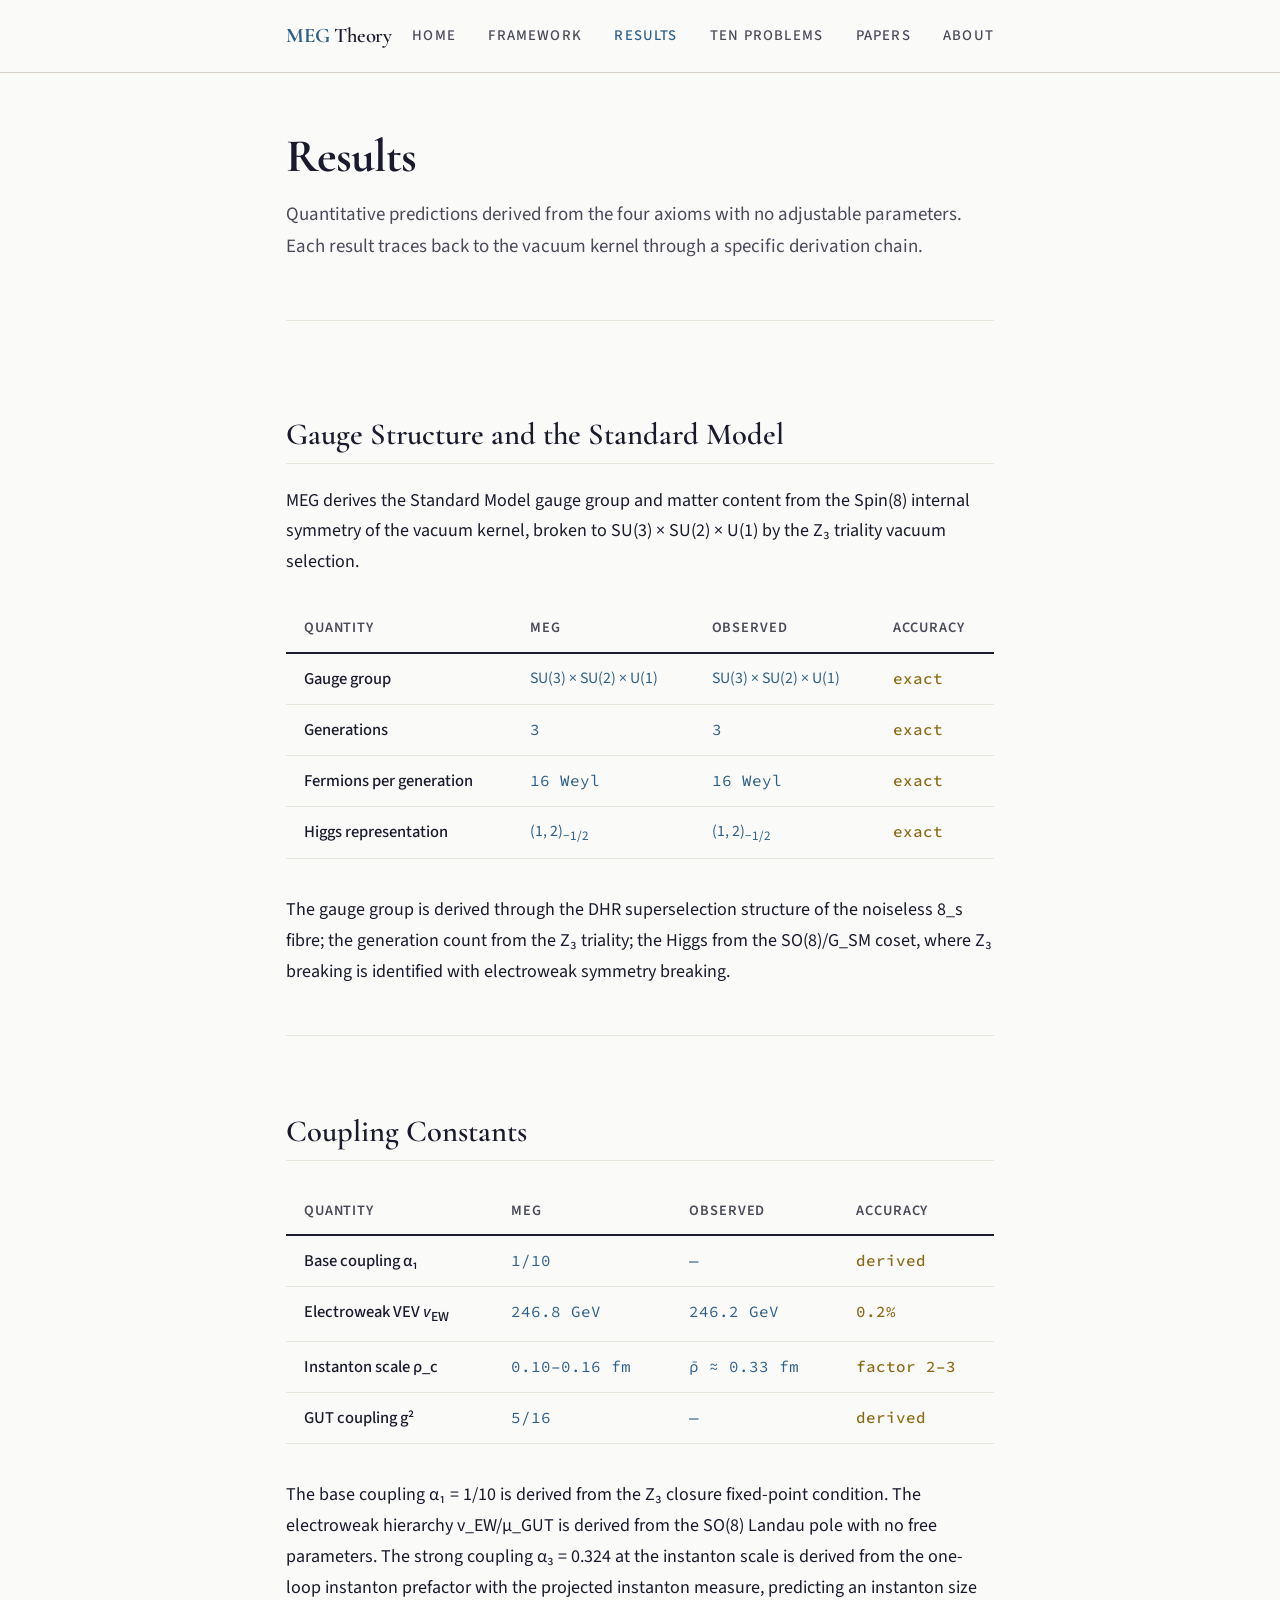
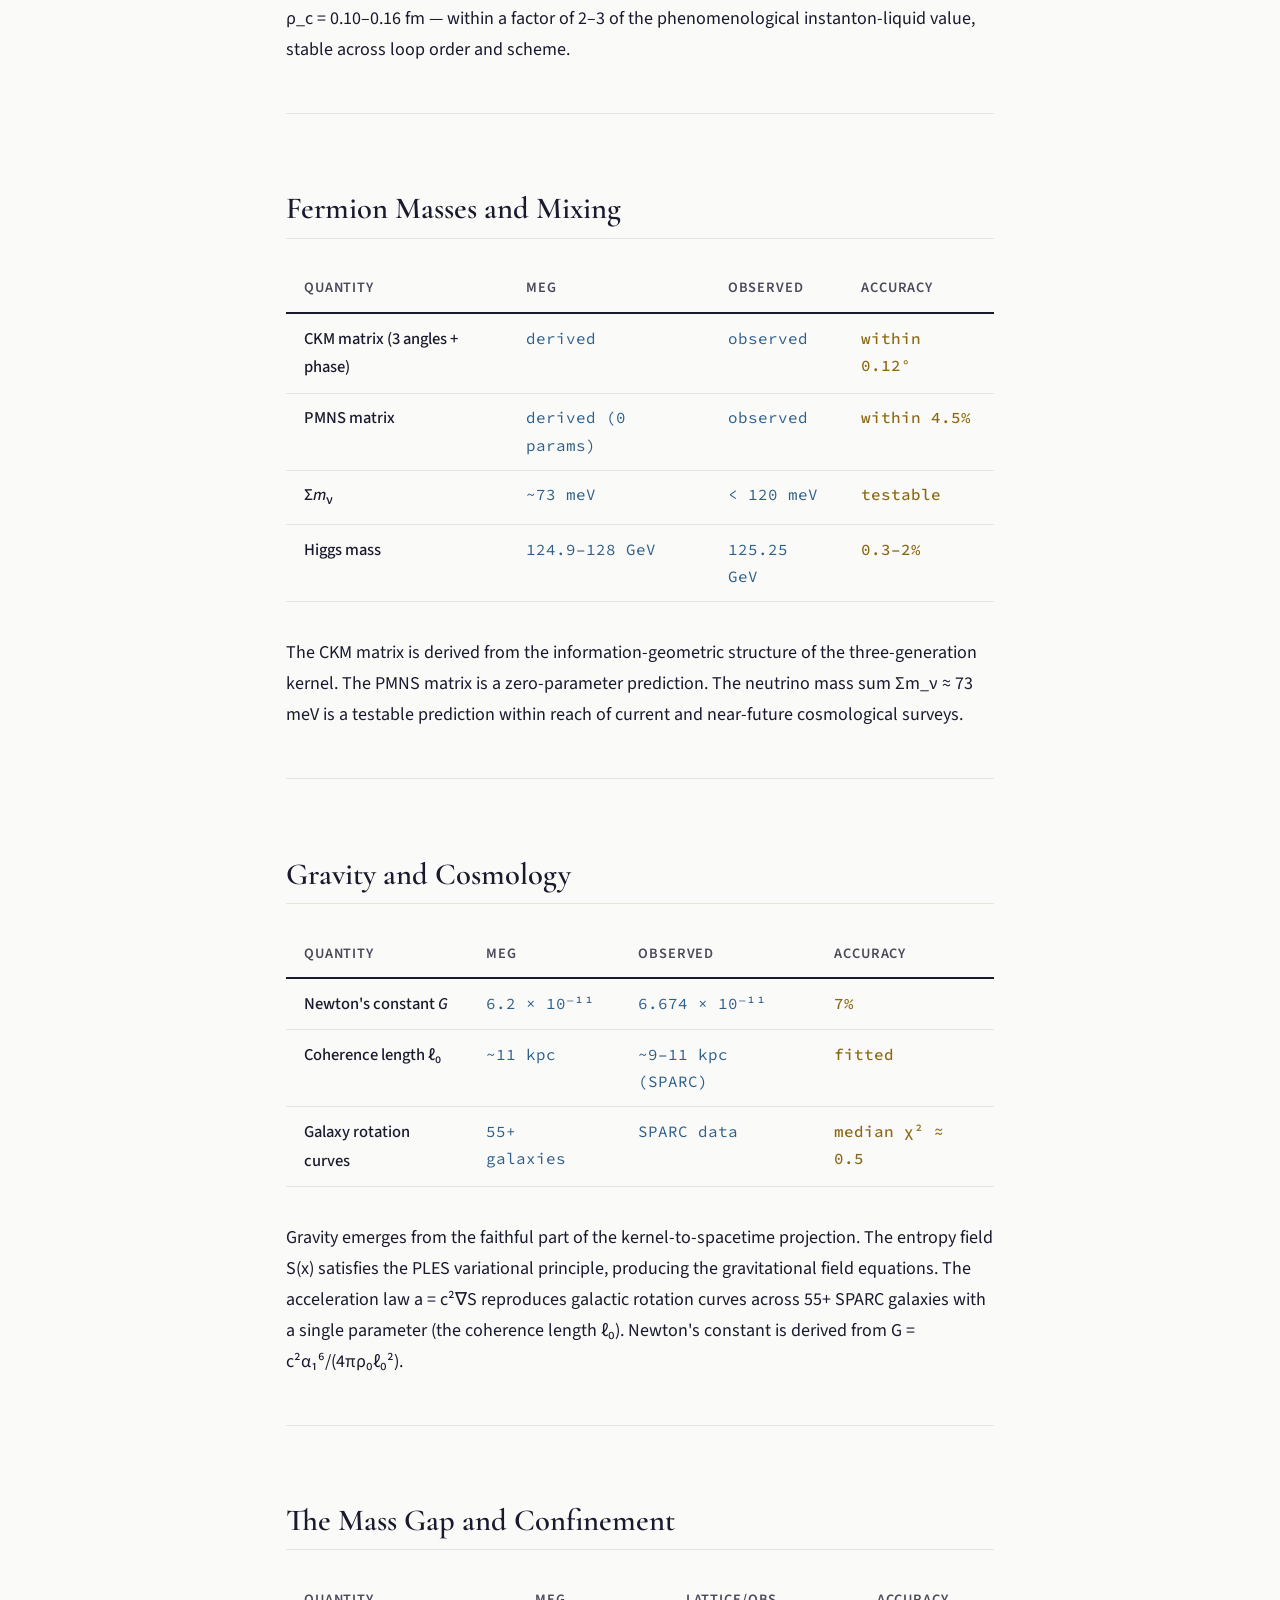
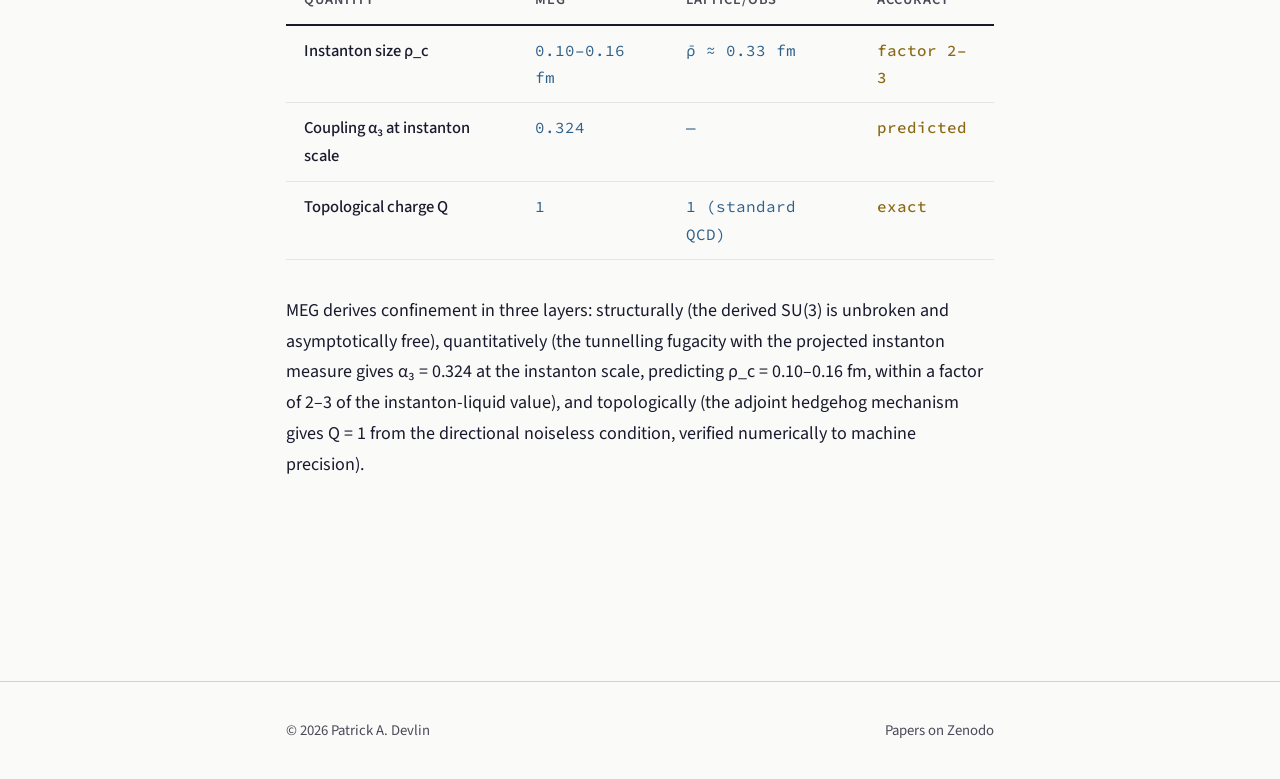
<file: results.html>
<!DOCTYPE html>
<html lang="en">
<head>
  <meta charset="UTF-8">
  <meta name="viewport" content="width=device-width, initial-scale=1.0">
  <title>Results — Modular Entropic Gravity</title>
  <meta name="description" content="Quantitative predictions of Modular Entropic Gravity: coupling constants, mass spectra, confinement scale, and cosmological parameters — all derived with no free parameters.">
  <link rel="stylesheet" href="css/style.css">
</head>
<body>

<header>
  <div class="header-inner">
    <a href="index.html" class="site-title"><span>MEG</span> Theory</a>
    <button class="nav-toggle" aria-label="Toggle navigation" onclick="document.querySelector('nav').classList.toggle('open')">
      <svg viewBox="0 0 24 24" fill="none" stroke="currentColor" stroke-width="2"><path d="M3 12h18M3 6h18M3 18h18"/></svg>
    </button>
    <nav>
      <a href="index.html">Home</a>
      <a href="framework.html">Framework</a>
      <a href="results.html" class="active">Results</a>
      <a href="problems.html">Ten Problems</a>
      <a href="papers.html">Papers</a>
      <a href="about.html">About</a>
    </nav>
  </div>
</header>

<main class="container">
  <section class="page-header">
    <h1>Results</h1>
    <p class="lead">Quantitative predictions derived from the four axioms with no adjustable parameters. Each result traces back to the vacuum kernel through a specific derivation chain.</p>
  </section>

  <section class="content">

    <div class="domain-section">
      <h2>Gauge Structure and the Standard Model</h2>
      <p>MEG derives the Standard Model gauge group and matter content from the Spin(8) internal symmetry of the vacuum kernel, broken to SU(3) × SU(2) × U(1) by the Z₃ triality vacuum selection.</p>

      <table class="results-table">
        <thead>
          <tr><th>Quantity</th><th>MEG</th><th>Observed</th><th>Accuracy</th></tr>
        </thead>
        <tbody>
          <tr>
            <td class="quantity">Gauge group</td>
            <td class="value" style="font-family:var(--sans)">SU(3) × SU(2) × U(1)</td>
            <td class="value" style="font-family:var(--sans)">SU(3) × SU(2) × U(1)</td>
            <td class="accuracy">exact</td>
          </tr>
          <tr>
            <td class="quantity">Generations</td>
            <td class="value">3</td>
            <td class="value">3</td>
            <td class="accuracy">exact</td>
          </tr>
          <tr>
            <td class="quantity">Fermions per generation</td>
            <td class="value">16 Weyl</td>
            <td class="value">16 Weyl</td>
            <td class="accuracy">exact</td>
          </tr>
          <tr>
            <td class="quantity">Higgs representation</td>
            <td class="value" style="font-family:var(--sans)">(1, 2)<sub>−1/2</sub></td>
            <td class="value" style="font-family:var(--sans)">(1, 2)<sub>−1/2</sub></td>
            <td class="accuracy">exact</td>
          </tr>
        </tbody>
      </table>

      <p>The gauge group is derived through the DHR superselection structure of the noiseless 8_s fibre; the generation count from the Z₃ triality; the Higgs from the SO(8)/G_SM coset, where Z₃ breaking is identified with electroweak symmetry breaking.</p>
    </div>

    <div class="domain-section">
      <h2>Coupling Constants</h2>

      <table class="results-table">
        <thead>
          <tr><th>Quantity</th><th>MEG</th><th>Observed</th><th>Accuracy</th></tr>
        </thead>
        <tbody>
          <tr>
            <td class="quantity">Base coupling α₁</td>
            <td class="value">1/10</td>
            <td class="value">—</td>
            <td class="accuracy">derived</td>
          </tr>
          <tr>
            <td class="quantity">Electroweak VEV <em>v</em><sub>EW</sub></td>
            <td class="value">246.8 GeV</td>
            <td class="value">246.2 GeV</td>
            <td class="accuracy">0.2%</td>
          </tr>
          <tr>
            <td class="quantity">Instanton scale ρ_c</td>
            <td class="value">0.10–0.16 fm</td>
            <td class="value">ρ̄ ≈ 0.33 fm</td>
            <td class="accuracy">factor 2–3</td>
          </tr>
          <tr>
            <td class="quantity">GUT coupling g²</td>
            <td class="value">5/16</td>
            <td class="value">—</td>
            <td class="accuracy">derived</td>
          </tr>
        </tbody>
      </table>

      <p>The base coupling α₁ = 1/10 is derived from the Z₃ closure fixed-point condition. The electroweak hierarchy v_EW/μ_GUT is derived from the SO(8) Landau pole with no free parameters. The strong coupling α₃ = 0.324 at the instanton scale is derived from the one-loop instanton prefactor with the projected instanton measure, predicting an instanton size ρ_c = 0.10–0.16 fm — within a factor of 2–3 of the phenomenological instanton-liquid value, stable across loop order and scheme.</p>
    </div>

    <div class="domain-section">
      <h2>Fermion Masses and Mixing</h2>

      <table class="results-table">
        <thead>
          <tr><th>Quantity</th><th>MEG</th><th>Observed</th><th>Accuracy</th></tr>
        </thead>
        <tbody>
          <tr>
            <td class="quantity">CKM matrix (3 angles + phase)</td>
            <td class="value">derived</td>
            <td class="value">observed</td>
            <td class="accuracy">within 0.12°</td>
          </tr>
          <tr>
            <td class="quantity">PMNS matrix</td>
            <td class="value">derived (0 params)</td>
            <td class="value">observed</td>
            <td class="accuracy">within 4.5%</td>
          </tr>
          <tr>
            <td class="quantity">Σ<em>m</em><sub>ν</sub></td>
            <td class="value">~73 meV</td>
            <td class="value">&lt; 120 meV</td>
            <td class="accuracy">testable</td>
          </tr>
          <tr>
            <td class="quantity">Higgs mass</td>
            <td class="value">124.9–128 GeV</td>
            <td class="value">125.25 GeV</td>
            <td class="accuracy">0.3–2%</td>
          </tr>
        </tbody>
      </table>

      <p>The CKM matrix is derived from the information-geometric structure of the three-generation kernel. The PMNS matrix is a zero-parameter prediction. The neutrino mass sum Σm_ν ≈ 73 meV is a testable prediction within reach of current and near-future cosmological surveys.</p>
    </div>

    <div class="domain-section">
      <h2>Gravity and Cosmology</h2>

      <table class="results-table">
        <thead>
          <tr><th>Quantity</th><th>MEG</th><th>Observed</th><th>Accuracy</th></tr>
        </thead>
        <tbody>
          <tr>
            <td class="quantity">Newton's constant <em>G</em></td>
            <td class="value">6.2 × 10⁻¹¹</td>
            <td class="value">6.674 × 10⁻¹¹</td>
            <td class="accuracy">7%</td>
          </tr>
          <tr>
            <td class="quantity">Coherence length ℓ₀</td>
            <td class="value">~11 kpc</td>
            <td class="value">~9–11 kpc (SPARC)</td>
            <td class="accuracy">fitted</td>
          </tr>
          <tr>
            <td class="quantity">Galaxy rotation curves</td>
            <td class="value">55+ galaxies</td>
            <td class="value">SPARC data</td>
            <td class="accuracy">median χ² ≈ 0.5</td>
          </tr>
        </tbody>
      </table>

      <p>Gravity emerges from the faithful part of the kernel-to-spacetime projection. The entropy field S(x) satisfies the PLES variational principle, producing the gravitational field equations. The acceleration law a = c²∇S reproduces galactic rotation curves across 55+ SPARC galaxies with a single parameter (the coherence length ℓ₀). Newton's constant is derived from G = c²α₁⁶/(4πρ₀ℓ₀²).</p>
    </div>

    <div class="domain-section">
      <h2>The Mass Gap and Confinement</h2>

      <table class="results-table">
        <thead>
          <tr><th>Quantity</th><th>MEG</th><th>Lattice/Obs</th><th>Accuracy</th></tr>
        </thead>
        <tbody>
          <tr>
            <td class="quantity">Instanton size ρ_c</td>
            <td class="value">0.10–0.16 fm</td>
            <td class="value">ρ̄ ≈ 0.33 fm</td>
            <td class="accuracy">factor 2–3</td>
          </tr>
          <tr>
            <td class="quantity">Coupling α₃ at instanton scale</td>
            <td class="value">0.324</td>
            <td class="value">—</td>
            <td class="accuracy">predicted</td>
          </tr>
          <tr>
            <td class="quantity">Topological charge Q</td>
            <td class="value">1</td>
            <td class="value">1 (standard QCD)</td>
            <td class="accuracy">exact</td>
          </tr>
        </tbody>
      </table>

      <p>MEG derives confinement in three layers: structurally (the derived SU(3) is unbroken and asymptotically free), quantitatively (the tunnelling fugacity with the projected instanton measure gives α₃ = 0.324 at the instanton scale, predicting ρ_c = 0.10–0.16 fm, within a factor of 2–3 of the instanton-liquid value), and topologically (the adjoint hedgehog mechanism gives Q = 1 from the directional noiseless condition, verified numerically to machine precision).</p>
    </div>

  </section>
</main>

<footer>
  <div class="footer-inner">
    <span>© 2026 Patrick A. Devlin</span>
    <span>Papers on <a href="https://zenodo.org/search?q=metadata.creators.person_or_org.name%3A%22Devlin%2C%20Patrick%20A.%22&l=list&p=1&s=10&sort=newest">Zenodo</a></span>
  </div>
</footer>

</body>
</html>
</file>
<file: css/style.css>
/* ============================================================
   MEG Theory — Modular Entropic Gravity
   A clean, scholarly design for theoretical physics
   ============================================================ */

@import url('https://fonts.googleapis.com/css2?family=Cormorant+Garamond:ital,wght@0,400;0,500;0,600;0,700;1,400;1,500&family=Source+Sans+3:ital,wght@0,300;0,400;0,500;0,600;1,400&family=Source+Code+Pro:wght@400;500&display=swap');

/* --- Reset & Base --- */
*, *::before, *::after {
  box-sizing: border-box;
  margin: 0;
  padding: 0;
}

:root {
  --bg: #FAFAF8;
  --bg-card: #FFFFFF;
  --text: #1A1A2E;
  --text-secondary: #4A4A5A;
  --accent: #2D5F8A;
  --accent-hover: #1E4A6E;
  --gold: #8B6914;
  --gold-light: #C4A23A;
  --border: #D4D0C8;
  --border-light: #E8E5DE;
  --bg-subtle: #F2F0EB;
  --serif: 'Cormorant Garamond', 'Georgia', serif;
  --sans: 'Source Sans 3', 'Segoe UI', sans-serif;
  --mono: 'Source Code Pro', 'Consolas', monospace;
}

html {
  font-size: 18px;
  scroll-behavior: smooth;
}

body {
  font-family: var(--sans);
  font-weight: 400;
  color: var(--text);
  background-color: var(--bg);
  line-height: 1.72;
  -webkit-font-smoothing: antialiased;
}

/* --- Typography --- */
h1, h2, h3, h4 {
  font-family: var(--serif);
  font-weight: 600;
  line-height: 1.25;
  color: var(--text);
}

h1 {
  font-size: 2.6rem;
  font-weight: 700;
  letter-spacing: -0.02em;
  margin-bottom: 0.5em;
}

h2 {
  font-size: 1.7rem;
  margin-top: 2.5em;
  margin-bottom: 0.7em;
  padding-bottom: 0.3em;
  border-bottom: 1px solid var(--border-light);
}

h3 {
  font-size: 1.25rem;
  margin-top: 1.8em;
  margin-bottom: 0.5em;
  color: var(--accent);
}

p {
  margin-bottom: 1.1em;
}

a {
  color: var(--accent);
  text-decoration: none;
  transition: color 0.2s ease;
}

a:hover {
  color: var(--accent-hover);
  text-decoration: underline;
}

/* --- Layout --- */
.container {
  max-width: 780px;
  margin: 0 auto;
  padding: 0 2rem;
}

/* --- Header / Navigation --- */
header {
  border-bottom: 1px solid var(--border);
  background: var(--bg);
  position: sticky;
  top: 0;
  z-index: 100;
}

.header-inner {
  max-width: 780px;
  margin: 0 auto;
  padding: 1rem 2rem;
  display: flex;
  justify-content: space-between;
  align-items: center;
}

.site-title {
  font-family: var(--serif);
  font-size: 1.15rem;
  font-weight: 600;
  color: var(--text);
  text-decoration: none;
  letter-spacing: -0.01em;
}

.site-title:hover {
  color: var(--accent);
  text-decoration: none;
}

.site-title span {
  color: var(--accent);
  font-weight: 700;
}

nav {
  display: flex;
  gap: 1.8rem;
}

nav a {
  font-family: var(--sans);
  font-size: 0.82rem;
  font-weight: 500;
  color: var(--text-secondary);
  text-decoration: none;
  text-transform: uppercase;
  letter-spacing: 0.08em;
  transition: color 0.2s ease;
}

nav a:hover,
nav a.active {
  color: var(--accent);
  text-decoration: none;
}

/* --- Mobile nav --- */
.nav-toggle {
  display: none;
  background: none;
  border: none;
  cursor: pointer;
  padding: 0.5rem;
  color: var(--text);
}

.nav-toggle svg {
  width: 24px;
  height: 24px;
}

@media (max-width: 680px) {
  .nav-toggle {
    display: block;
  }

  nav {
    display: none;
    position: absolute;
    top: 100%;
    left: 0;
    right: 0;
    background: var(--bg);
    border-bottom: 1px solid var(--border);
    flex-direction: column;
    padding: 1rem 2rem;
    gap: 0.8rem;
  }

  nav.open {
    display: flex;
  }

  h1 {
    font-size: 2rem;
  }
}

/* --- Hero (Home page) --- */
.hero {
  padding: 4rem 0 3rem;
  border-bottom: 1px solid var(--border-light);
}

.hero h1 {
  font-size: 2.8rem;
  margin-bottom: 0.3em;
}

.hero .subtitle {
  font-family: var(--serif);
  font-size: 1.3rem;
  font-weight: 400;
  font-style: italic;
  color: var(--text-secondary);
  margin-bottom: 1.5em;
  line-height: 1.5;
}

.hero-text {
  font-size: 1.05rem;
  line-height: 1.8;
}

/* --- Page header (non-home pages) --- */
.page-header {
  padding: 3rem 0 2rem;
  border-bottom: 1px solid var(--border-light);
}

.page-header h1 {
  margin-bottom: 0.3em;
}

.page-header .lead {
  font-size: 1.05rem;
  color: var(--text-secondary);
  line-height: 1.7;
}

/* --- Content --- */
.content {
  padding: 1rem 0 4rem;
}

/* --- Highlight box --- */
.highlight-box {
  background: var(--bg-card);
  border: 1px solid var(--border);
  border-left: 3px solid var(--gold);
  padding: 1.5rem 1.8rem;
  margin: 2rem 0;
  border-radius: 2px;
}

.highlight-box p:last-child {
  margin-bottom: 0;
}

/* --- Results table --- */
.results-table {
  width: 100%;
  border-collapse: collapse;
  margin: 1.5rem 0 2rem;
  font-size: 0.92rem;
}

.results-table thead {
  border-bottom: 2px solid var(--text);
}

.results-table th {
  font-family: var(--sans);
  font-weight: 600;
  text-align: left;
  padding: 0.6rem 1rem;
  font-size: 0.8rem;
  text-transform: uppercase;
  letter-spacing: 0.06em;
  color: var(--text-secondary);
}

.results-table td {
  padding: 0.6rem 1rem;
  border-bottom: 1px solid var(--border-light);
  vertical-align: top;
}

.results-table tbody tr:hover {
  background: var(--bg-subtle);
}

.results-table .quantity {
  font-weight: 500;
}

.results-table .value {
  font-family: var(--mono);
  font-size: 0.88rem;
  color: var(--accent);
}

.results-table .accuracy {
  font-family: var(--mono);
  font-size: 0.88rem;
  color: var(--gold);
  font-weight: 500;
}

/* --- Paper list --- */
.paper-group {
  margin-bottom: 2.5rem;
}

.paper-group h3 {
  margin-bottom: 0.8rem;
}

.paper-item {
  padding: 0.7rem 0;
  border-bottom: 1px solid var(--border-light);
  display: flex;
  justify-content: space-between;
  align-items: baseline;
  gap: 1rem;
}

.paper-item:last-child {
  border-bottom: none;
}

.paper-title {
  font-weight: 500;
  flex: 1;
}

.paper-id {
  font-family: var(--mono);
  font-size: 0.82rem;
  color: var(--text-secondary);
  white-space: nowrap;
}

.paper-doi {
  font-family: var(--mono);
  font-size: 0.78rem;
}

/* --- Axiom cards --- */
.axiom-card {
  background: var(--bg-card);
  border: 1px solid var(--border);
  padding: 1.3rem 1.6rem;
  margin: 1rem 0;
  border-radius: 2px;
}

.axiom-card .axiom-label {
  font-family: var(--serif);
  font-weight: 700;
  font-size: 1.05rem;
  color: var(--accent);
  margin-bottom: 0.4rem;
}

.axiom-card p {
  margin-bottom: 0;
  font-size: 0.95rem;
}

/* --- Architecture diagram --- */
.architecture {
  background: var(--bg-card);
  border: 1px solid var(--border);
  padding: 2rem;
  margin: 2rem 0;
  border-radius: 2px;
  text-align: center;
}

.architecture .arrow-chain {
  font-family: var(--serif);
  font-size: 1.1rem;
  color: var(--text);
  line-height: 2.2;
}

.architecture .arrow-chain .node {
  display: inline-block;
  padding: 0.3rem 0.8rem;
  border: 1px solid var(--border);
  border-radius: 2px;
  background: var(--bg);
  font-weight: 500;
}

.architecture .arrow-chain .arrow {
  color: var(--gold);
  margin: 0 0.3rem;
}

/* --- Footer --- */
footer {
  border-top: 1px solid var(--border);
  padding: 2rem 0;
  margin-top: 2rem;
}

.footer-inner {
  max-width: 780px;
  margin: 0 auto;
  padding: 0 2rem;
  display: flex;
  justify-content: space-between;
  align-items: center;
  font-size: 0.82rem;
  color: var(--text-secondary);
}

.footer-inner a {
  color: var(--text-secondary);
}

.footer-inner a:hover {
  color: var(--accent);
}

/* --- Equation display --- */
.equation {
  font-family: var(--serif);
  font-size: 1.15rem;
  font-style: italic;
  text-align: center;
  padding: 1.2rem 0;
  color: var(--text);
}

/* --- Domain sections on results page --- */
.domain-section {
  margin-bottom: 2.5rem;
  padding-bottom: 1.5rem;
  border-bottom: 1px solid var(--border-light);
}

.domain-section:last-of-type {
  border-bottom: none;
}

/* --- Responsive --- */
@media (max-width: 680px) {
  html {
    font-size: 16px;
  }

  .container {
    padding: 0 1.2rem;
  }

  .header-inner {
    padding: 0.8rem 1.2rem;
  }

  .hero {
    padding: 2.5rem 0 2rem;
  }

  .hero h1 {
    font-size: 2rem;
  }

  .results-table {
    font-size: 0.85rem;
  }

  .results-table th,
  .results-table td {
    padding: 0.5rem 0.5rem;
  }

  .paper-item {
    flex-direction: column;
    gap: 0.2rem;
  }

  .footer-inner {
    flex-direction: column;
    gap: 0.5rem;
    text-align: center;
  }
}

/* --- Print --- */
@media print {
  header, footer, nav {
    display: none;
  }

  .container {
    max-width: 100%;
  }
}
</file>
